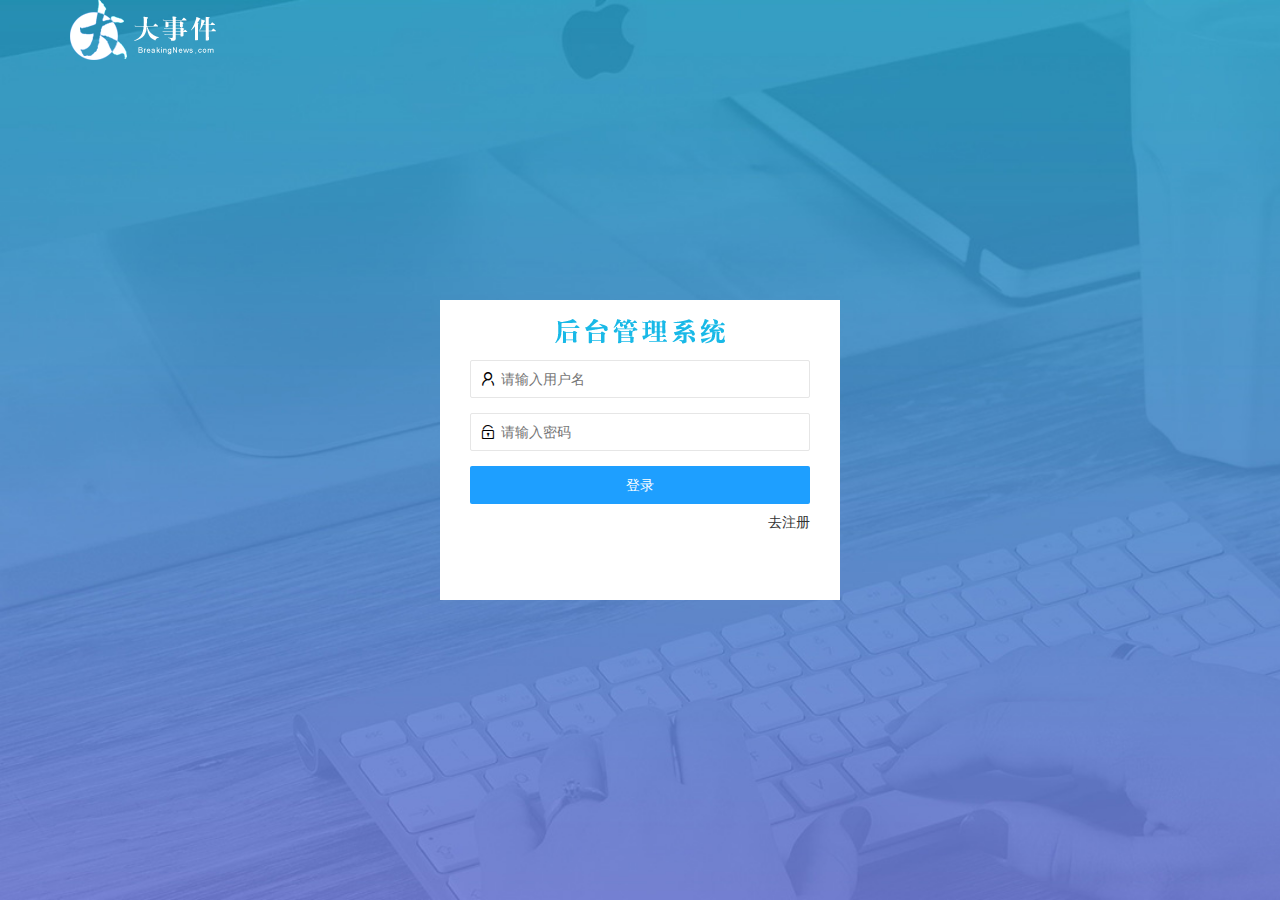
<file: login.html>
<!DOCTYPE html>
<html lang="en">

<head>
    <meta charset="UTF-8">
    <meta http-equiv="X-UA-Compatible" content="IE=edge">
    <meta name="viewport" content="width=device-width, initial-scale=1.0">
    <title>大事件</title>
    <link rel="stylesheet" href="assets/css/login.css">
    <link rel="stylesheet" href="assets/lib/layui/css/layui.css">


    <script src="assets/lib/layui/layui.all.js"></script>
    <script src="assets/lib/jquery.js"></script>
    <script src="assets/js/baseApi.js"></script>
    <script src="assets/js/login.js"></script>
</head>

<body>
    <!-- logo -->
    <div class="logo layui-main">
        <img src="assets/images/logo.png" alt="">
    </div>
    <div class="center">
        <!-- 标题 -->
        <div class="title">
            <img src="assets/images/login_title.png" alt="">
        </div>
        <form class="layui-form" id="logins">
            <!-- 登录 -->
            <div class="login">
                <!-- 用户名 -->
                <div class="layui-form-item">
                    <!-- 图标 -->
                    <i class="layui-icon layui-icon-username"></i>
                    <input type="text" name="username" required lay-verify="required" placeholder="请输入用户名"
                        autocomplete="off" class="layui-input" id="ipt-login">
                </div>
                <!-- 密码 -->
                <div class="layui-form-item">
                    <!-- 图标 -->
                    <i class="layui-icon layui-icon-password"></i>
                    <input type="password" name="password" required lay-verify="required|password" placeholder="请输入密码"
                        autocomplete="off" class="layui-input" id="ipt-pwd">
                </div>
                <button class="layui-btn layui-btn-fluid layui-btn-normal" lay-submit>登录</button>
                <div class="layui-form-item">
                    <a href="javascript:;" class="goreg">去注册</a>
                </div>

            </div>
        </form>
        <form class="layui-form" id="regs">
            <!-- 注册 -->
            <div class="reg">
                <!-- 用户名 -->
                <div class="layui-form-item">
                    <!-- 图标 -->
                    <i class="layui-icon layui-icon-username"></i>
                    <input type="text" name="username" required lay-verify="required" placeholder="请输入用户名"
                        autocomplete="off" class="layui-input">
                </div>
                <!-- 密码 -->
                <div class="layui-form-item">
                    <!-- 图标 -->
                    <i class="layui-icon layui-icon-password"></i>
                    <input type="password" name="password" required lay-verify="required|password" placeholder="请输入密码"
                        autocomplete="off" class="layui-input">
                </div>
                <!-- 确认密码 -->
                <div class="layui-form-item">
                    <!-- 图标 -->
                    <i class="layui-icon layui-icon-password"></i>
                    <input type="password" name="reppassword" required lay-verify="required|password|reppwd"
                        placeholder="请确认密码" autocomplete="off" class="layui-input">
                </div>
                <button class="layui-btn layui-btn-fluid layui-btn-normal" lay-submit>注册</button>

                <div class="layui-form-item">
                    <a href="javascript:;" class="goreg">去登录</a>
                </div>
            </div>
        </form>


</body>

</html>
</file>
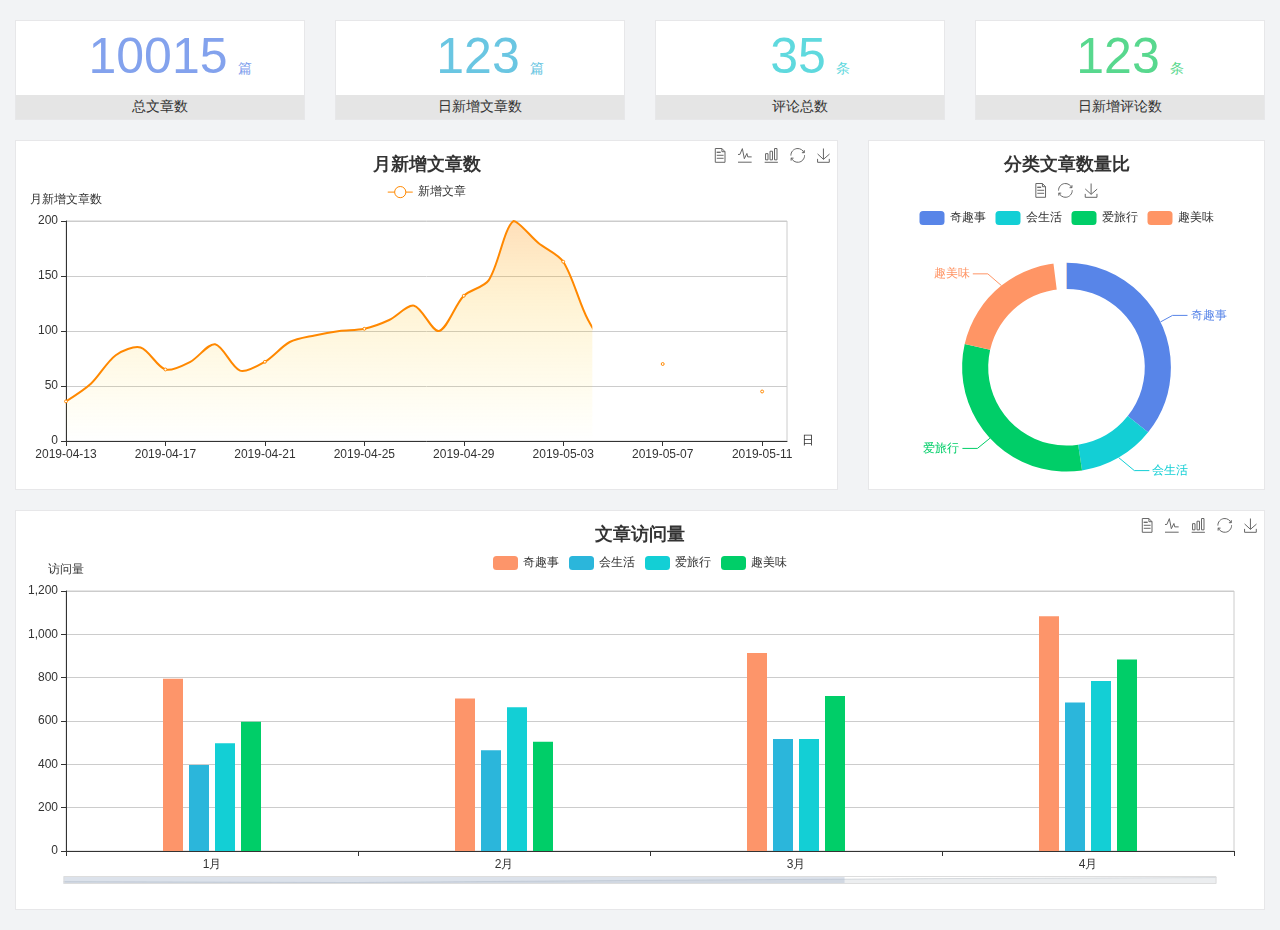
<file: home/dashboard.html>
<!DOCTYPE html>
<html lang="en">

<head>
  <meta charset="UTF-8">
  <meta name="viewport" content="width=device-width, initial-scale=1.0">
  <meta http-equiv="X-UA-Compatible" content="ie=edge">
  <title>图表统计</title>
  <link rel="stylesheet" href="../assets/lib/bootstrap.css" />
  <link rel="stylesheet" href="../assets/lib/main.css" />
  <script src="../assets/lib/jquery.js"></script>
  <script type="text/javascript" src="../assets/lib/echarts.min.js"></script>
</head>

<body>
  <div class="container-fluid">
    <div class="row spannel_list">
      <div class="col-sm-3 col-xs-6">
        <div class="spannel">
          <em>10015</em><span>篇</span>
          <b>总文章数</b>
        </div>
      </div>
      <div class="col-sm-3 col-xs-6">
        <div class="spannel scolor01">
          <em>123</em><span>篇</span>
          <b>日新增文章数</b>
        </div>
      </div>
      <div class="col-sm-3 col-xs-6">
        <div class="spannel scolor02">
          <em>35</em><span>条</span>
          <b>评论总数</b>
        </div>
      </div>
      <div class="col-sm-3 col-xs-6">
        <div class="spannel scolor03">
          <em>123</em><span>条</span>
          <b>日新增评论数</b>
        </div>
      </div>
    </div>
  </div>

  <div class="container-fluid">
    <div class="row curve-pie">
      <div class="col-lg-8 col-md-8">
        <div class="gragh_pannel" id="curve_show"></div>
      </div>
      <div class="col-lg-4 col-md-4">
        <div class="gragh_pannel" id="pie_show"></div>
      </div>
    </div>
  </div>

  <div class="container-fluid">
    <div class="column_pannel" id="column_show"></div>
  </div>

  <script>
    var oChart = echarts.init(document.getElementById('curve_show'));
    var aList_all = [
      { 'count': 36, 'date': '2019-04-13' },
      { 'count': 52, 'date': '2019-04-14' },
      { 'count': 78, 'date': '2019-04-15' },
      { 'count': 85, 'date': '2019-04-16' },
      { 'count': 65, 'date': '2019-04-17' },
      { 'count': 72, 'date': '2019-04-18' },
      { 'count': 88, 'date': '2019-04-19' },
      { 'count': 64, 'date': '2019-04-20' },
      { 'count': 72, 'date': '2019-04-21' },
      { 'count': 90, 'date': '2019-04-22' },
      { 'count': 96, 'date': '2019-04-23' },
      { 'count': 100, 'date': '2019-04-24' },
      { 'count': 102, 'date': '2019-04-25' },
      { 'count': 110, 'date': '2019-04-26' },
      { 'count': 123, 'date': '2019-04-27' },
      { 'count': 100, 'date': '2019-04-28' },
      { 'count': 132, 'date': '2019-04-29' },
      { 'count': 146, 'date': '2019-04-30' },
      { 'count': 200, 'date': '2019-05-01' },
      { 'count': 180, 'date': '2019-05-02' },
      { 'count': 163, 'date': '2019-05-03' },
      { 'count': 110, 'date': '2019-05-04' },
      { 'count': 80, 'date': '2019-05-05' },
      { 'count': 82, 'date': '2019-05-06' },
      { 'count': 70, 'date': '2019-05-07' },
      { 'count': 65, 'date': '2019-05-08' },
      { 'count': 54, 'date': '2019-05-09' },
      { 'count': 40, 'date': '2019-05-10' },
      { 'count': 45, 'date': '2019-05-11' },
      { 'count': 38, 'date': '2019-05-12' },
    ];

    let aCount = [];
    let aDate = [];

    for (var i = 0; i < aList_all.length; i++) {
      aCount.push(aList_all[i].count);
      aDate.push(aList_all[i].date);
    }

    var chartopt = {
      title: {
        text: '月新增文章数',
        left: 'center',
        top: '10'
      },
      tooltip: {
        trigger: 'axis'
      },
      legend: {
        data: ['新增文章'],
        top: '40'
      },
      toolbox: {
        show: true,
        feature: {
          mark: { show: true },
          dataView: { show: true, readOnly: false },
          magicType: { show: true, type: ['line', 'bar'] },
          restore: { show: true },
          saveAsImage: { show: true }
        }
      },
      calculable: true,
      xAxis: [
        {
          name: '日',
          type: 'category',
          boundaryGap: false,
          data: aDate
        }
      ],
      yAxis: [
        {
          name: '月新增文章数',
          type: 'value'
        }
      ],
      series: [
        {
          name: '新增文章',
          type: 'line',
          smooth: true,
          itemStyle: { normal: { areaStyle: { type: 'default' }, color: '#f80' }, lineStyle: { color: '#f80' } },
          data: aCount
        }],
      areaStyle: {
        normal: {
          color: new echarts.graphic.LinearGradient(0, 0, 0, 1, [{
            offset: 0,
            color: 'rgba(255,136,0,0.39)'
          }, {
            offset: .34,
            color: 'rgba(255,180,0,0.25)'
          }, {
            offset: 1,
            color: 'rgba(255,222,0,0.00)'
          }])

        }
      },
      grid: {
        show: true,
        x: 50,
        x2: 50,
        y: 80,
        height: 220
      }
    };

    oChart.setOption(chartopt);


    var oPie = echarts.init(document.getElementById('pie_show'));
    var oPieopt =
    {
      title: {
        top: 10,
        text: '分类文章数量比',
        x: 'center'
      },
      tooltip: {
        trigger: 'item',
        formatter: "{a} <br/>{b} : {c} ({d}%)"
      },
      color: ['#5885e8', '#13cfd5', '#00ce68', '#ff9565'],
      legend: {
        x: 'center',
        top: 65,
        data: ['奇趣事', '会生活', '爱旅行', '趣美味']
      },
      toolbox: {
        show: true,
        x: 'center',
        top: 35,
        feature: {
          mark: { show: true },
          dataView: { show: true, readOnly: false },
          magicType: {
            show: true,
            type: ['pie', 'funnel'],
            option: {
              funnel: {
                x: '25%',
                width: '50%',
                funnelAlign: 'left',
                max: 1548
              }
            }
          },
          restore: { show: true },
          saveAsImage: { show: true }
        }
      },
      calculable: true,
      series: [
        {
          name: '访问来源',
          type: 'pie',
          radius: ['45%', '60%'],
          center: ['50%', '65%'],
          data: [
            { value: 300, name: '奇趣事' },
            { value: 100, name: '会生活' },
            { value: 260, name: '爱旅行' },
            { value: 180, name: '趣美味' }
          ]
        }
      ]
    };
    oPie.setOption(oPieopt);



    var oColumn = this.echarts.init(document.getElementById('column_show'));
    var oColumnopt =
    {
      title: {
        text: '文章访问量',
        left: 'center',
        top: '10'
      },
      tooltip: {
        trigger: 'axis'
      },
      legend: {
        data: ['奇趣事', '会生活', '爱旅行', '趣美味'],
        top: '40'
      },
      toolbox: {
        show: true,
        feature: {
          mark: { show: true },
          dataView: { show: true, readOnly: false },
          magicType: { show: true, type: ['line', 'bar'] },
          restore: { show: true },
          saveAsImage: { show: true }
        }
      },
      calculable: true,
      xAxis: [
        {
          type: 'category',
          data: ['1月', '2月', '3月', '4月', '5月']
        }
      ],
      yAxis: [
        {
          name: '访问量',
          type: 'value'
        }
      ],
      series: [
        {
          name: '奇趣事',
          type: 'bar',
          barWidth: 20,
          itemStyle: {
            normal: { areaStyle: { type: 'default' }, color: '#fd956a' }
          },
          data: [800, 708, 920, 1090, 1200]
        },
        {
          name: '会生活',
          type: 'bar',
          barWidth: 20,
          itemStyle: {
            normal: { areaStyle: { type: 'default' }, color: '#2bb6db' }
          },
          data: [400, 468, 520, 690, 800]
        },
        {
          name: '爱旅行',
          type: 'bar',
          barWidth: 20,
          itemStyle: {
            normal: { areaStyle: { type: 'default' }, color: '#13cfd5' }
          },
          data: [500, 668, 520, 790, 900]
        },
        {
          name: '趣美味',
          type: 'bar',
          barWidth: 20,
          itemStyle: {
            normal: { areaStyle: { type: 'default' }, color: '#00ce68' }
          },
          data: [600, 508, 720, 890, 1000]
        }
      ],
      grid: {
        show: true,
        x: 50,
        x2: 30,
        y: 80,
        height: 260
      },
      dataZoom: [//给x轴设置滚动条
        {
          start: 0,//默认为0
          end: 100 - 1000 / 31,//默认为100
          type: 'slider',
          show: true,
          xAxisIndex: [0],
          handleSize: 0,//滑动条的 左右2个滑动条的大小
          height: 8,//组件高度
          left: 45, //左边的距离
          right: 50,//右边的距离
          bottom: 26,//右边的距离
          handleColor: '#ddd',//h滑动图标的颜色
          handleStyle: {
            borderColor: "#cacaca",
            borderWidth: "1",
            shadowBlur: 2,
            background: "#ddd",
            shadowColor: "#ddd",
          }
        }]
    };
    oColumn.setOption(oColumnopt);
  </script>
</body>

</html>
</file>
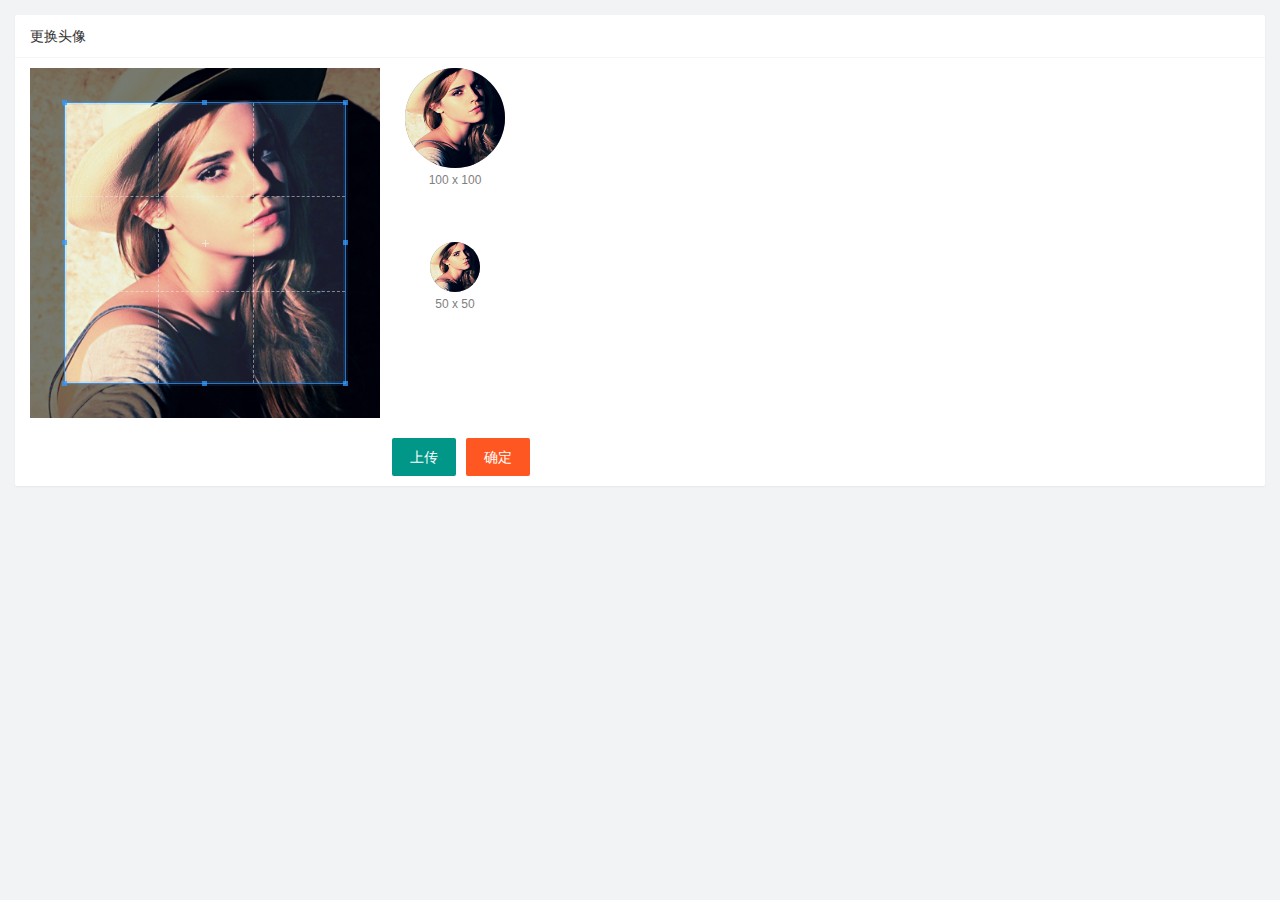
<file: user/user_avatar.html>
<!DOCTYPE html>
<html lang="en">

<head>
    <meta charset="UTF-8" />
    <meta name="viewport" content="width=device-width, initial-scale=1.0" />
    <title>Document</title>
    <link rel="stylesheet" href="/assets/lib/layui/css/layui.css" />
    <link rel="stylesheet" href="/assets/css/user_avatar.css" />
    <link rel="stylesheet" href="/assets/lib/cropper/cropper.css" />
</head>

<body>
    <!-- 卡片区域 -->
    <div class="layui-card">
        <div class="layui-card-header">更换头像</div>
        <div class="layui-card-body">
            <!-- 第一行的图片裁剪和预览区域 -->
            <div class="row1">
                <!-- 图片裁剪区域 -->
                <div class="cropper-box">
                    <!-- 这个 img 标签很重要，将来会把它初始化为裁剪区域 -->
                    <img id="image" src="/assets/images/sample.jpg" />
                </div>
                <!-- 图片的预览区域 -->
                <div class="preview-box">
                    <div>
                        <!-- 宽高为 100px 的预览区域 -->
                        <div class="img-preview w100"></div>
                        <p class="size">100 x 100</p>
                    </div>
                    <div>
                        <!-- 宽高为 50px 的预览区域 -->
                        <div class="img-preview w50"></div>
                        <p class="size">50 x 50</p>
                    </div>
                </div>
            </div>

            <!-- 第二行的按钮区域 -->
            <div class="row2">
                <input type="file" id="file" accept="image/png,image/jpeg">
                <button type="button" class="layui-btn" id="upload">上传</button>
                <button type="button" class="layui-btn layui-btn-danger" id="sure">确定</button>
            </div>
        </div>
    </div>

    <script src="/assets/lib/jquery.js"></script>
    <script src="/assets/js/baseApi.js"></script>
    <script src="/assets/lib/layui/layui.all.js"></script>
    <script src="/assets/lib/cropper/Cropper.js"></script>
    <script src="/assets/lib/cropper/jquery-cropper.js"></script>
    <script src="/assets/js/user_avatar.js"></script>
</body>

</html>
</file>
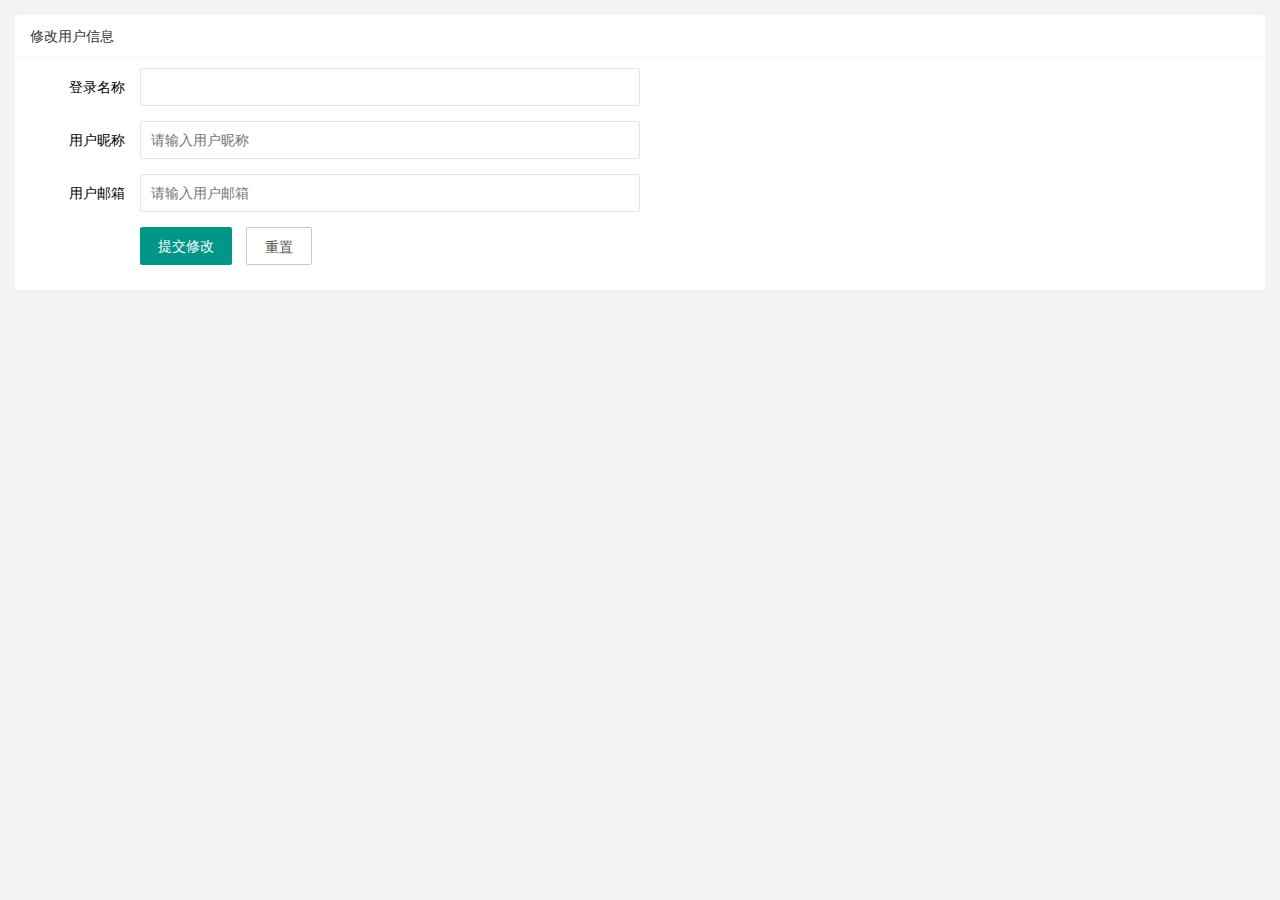
<file: user/user_info.html>
<!DOCTYPE html>
<html lang="en">

<head>
    <meta charset="UTF-8" />
    <meta name="viewport" content="width=device-width, initial-scale=1.0" />
    <title>Document</title>
    <!-- 导入 layui 的样式 -->
    <link rel="stylesheet" href="/assets/lib/layui/css/layui.css" />
    <!-- 导入自己的样式 -->
    <link rel="stylesheet" href="/assets/css/user_info.css" />
</head>

<body>
    <!-- 卡片区域 -->
    <div class="layui-card">
        <div class="layui-card-header">修改用户信息</div>
        <div class="layui-card-body">
            <!-- form 表单区域 -->
            <form class="layui-form" action="" lay-filter="formUserInfo">
                <!-- 隐藏域 收集id -->
                <input type="hidden" name="id" id="">
                <div class="layui-form-item">
                    <label class="layui-form-label">登录名称</label>
                    <div class="layui-input-block">
                        <input type="text" name="username" required lay-verify="required" autocomplete="off"
                            class="layui-input" readonly />
                    </div>
                </div>
                <div class="layui-form-item">
                    <label class="layui-form-label">用户昵称</label>
                    <div class="layui-input-block">
                        <input type="text" name="nickname" required lay-verify="required|nickname" placeholder="请输入用户昵称"
                            autocomplete="off" class="layui-input" />
                    </div>
                </div>
                <div class="layui-form-item">
                    <label class="layui-form-label">用户邮箱</label>
                    <div class="layui-input-block">
                        <input type="text" name="email" required lay-verify="required|email" placeholder="请输入用户邮箱"
                            autocomplete="off" class="layui-input" />
                    </div>
                </div>
                <div class="layui-form-item">
                    <div class="layui-input-block">
                        <button class="layui-btn" lay-submit lay-filter="formDemo">提交修改</button>
                        <button type="reset" class="layui-btn layui-btn-primary" id="reset">重置</button>
                    </div>
                </div>
            </form>
        </div>
    </div>
    <!-- 导入 jquery -->
    <script src="/assets/lib/jquery.js"></script>
    <!-- 导入 layui 的 js -->
    <script src="/assets/lib/layui/layui.all.js"></script>
    <script src="/assets/js/baseApi.js"></script>
    <!-- 导入自己的 js -->
    <script src="/assets/js/user_info.js"></script>

</body>

</html>
</file>
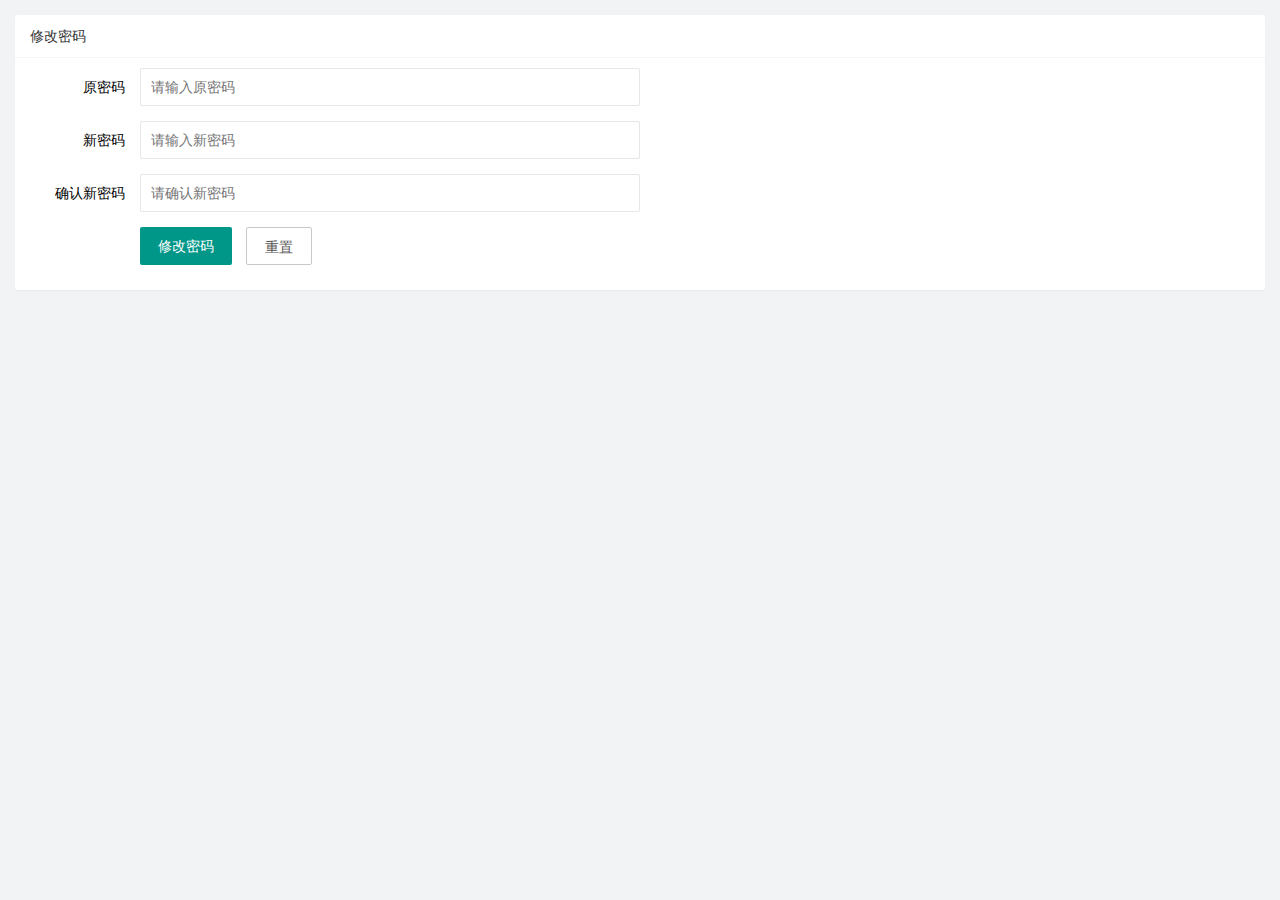
<file: user/user_pwd.html>
<!DOCTYPE html>
<html lang="en">

<head>
    <meta charset="UTF-8" />
    <meta name="viewport" content="width=device-width, initial-scale=1.0" />
    <title>Document</title>
    <!-- 导入 layui 的样式 -->
    <link rel="stylesheet" href="/assets/lib/layui/css/layui.css" />
    <!-- 导入自己的样式 -->
    <link rel="stylesheet" href="/assets/css/user_pwd.css" />
</head>

<body>
    <!-- 卡片区域 -->
    <div class="layui-card">
        <div class="layui-card-header">修改密码</div>
        <div class="layui-card-body">
            <!-- form 表单区域 -->
            <form class="layui-form" action="" lay-filter="formUserInfo">
                <!-- 隐藏域 收集id -->
                <input type="hidden" name="id" id="">
                <div class="layui-form-item">
                    <label class="layui-form-label">原密码</label>
                    <div class="layui-input-block">
                        <input type="password" name="oldPwd" required lay-verify="required|pwd" placeholder="请输入原密码"
                            autocomplete="off" class="layui-input" />
                    </div>
                </div>
                <div class="layui-form-item">
                    <label class="layui-form-label">新密码</label>
                    <div class="layui-input-block">
                        <input type="password" name="newPwd" required lay-verify="required|pwd|retpwd"
                            placeholder="请输入新密码" autocomplete="off" class="layui-input" />
                    </div>
                </div>
                <div class="layui-form-item">
                    <label class="layui-form-label">确认新密码</label>
                    <div class="layui-input-block">
                        <input type="password" name="resPwd" required lay-verify="required|pwd|reppwd"
                            placeholder="请确认新密码" autocomplete="off" class="layui-input" />
                    </div>
                </div>
                <div class="layui-form-item">
                    <div class="layui-input-block">
                        <button class="layui-btn" lay-submit lay-filter="formDemo">修改密码</button>
                        <button type="reset" class="layui-btn layui-btn-primary" id="reset">重置</button>
                    </div>
                </div>
            </form>
        </div>
    </div>
    <!-- 导入 jquery -->
    <script src="/assets/lib/jquery.js"></script>
    <!-- 导入 layui 的 js -->
    <script src="/assets/lib/layui/layui.all.js"></script>
    <script src="/assets/js/baseApi.js"></script>
    <!-- 导入自己的 js -->
    <script src="/assets/js/user_pwd.js"></script>

</body>

</html>
</file>
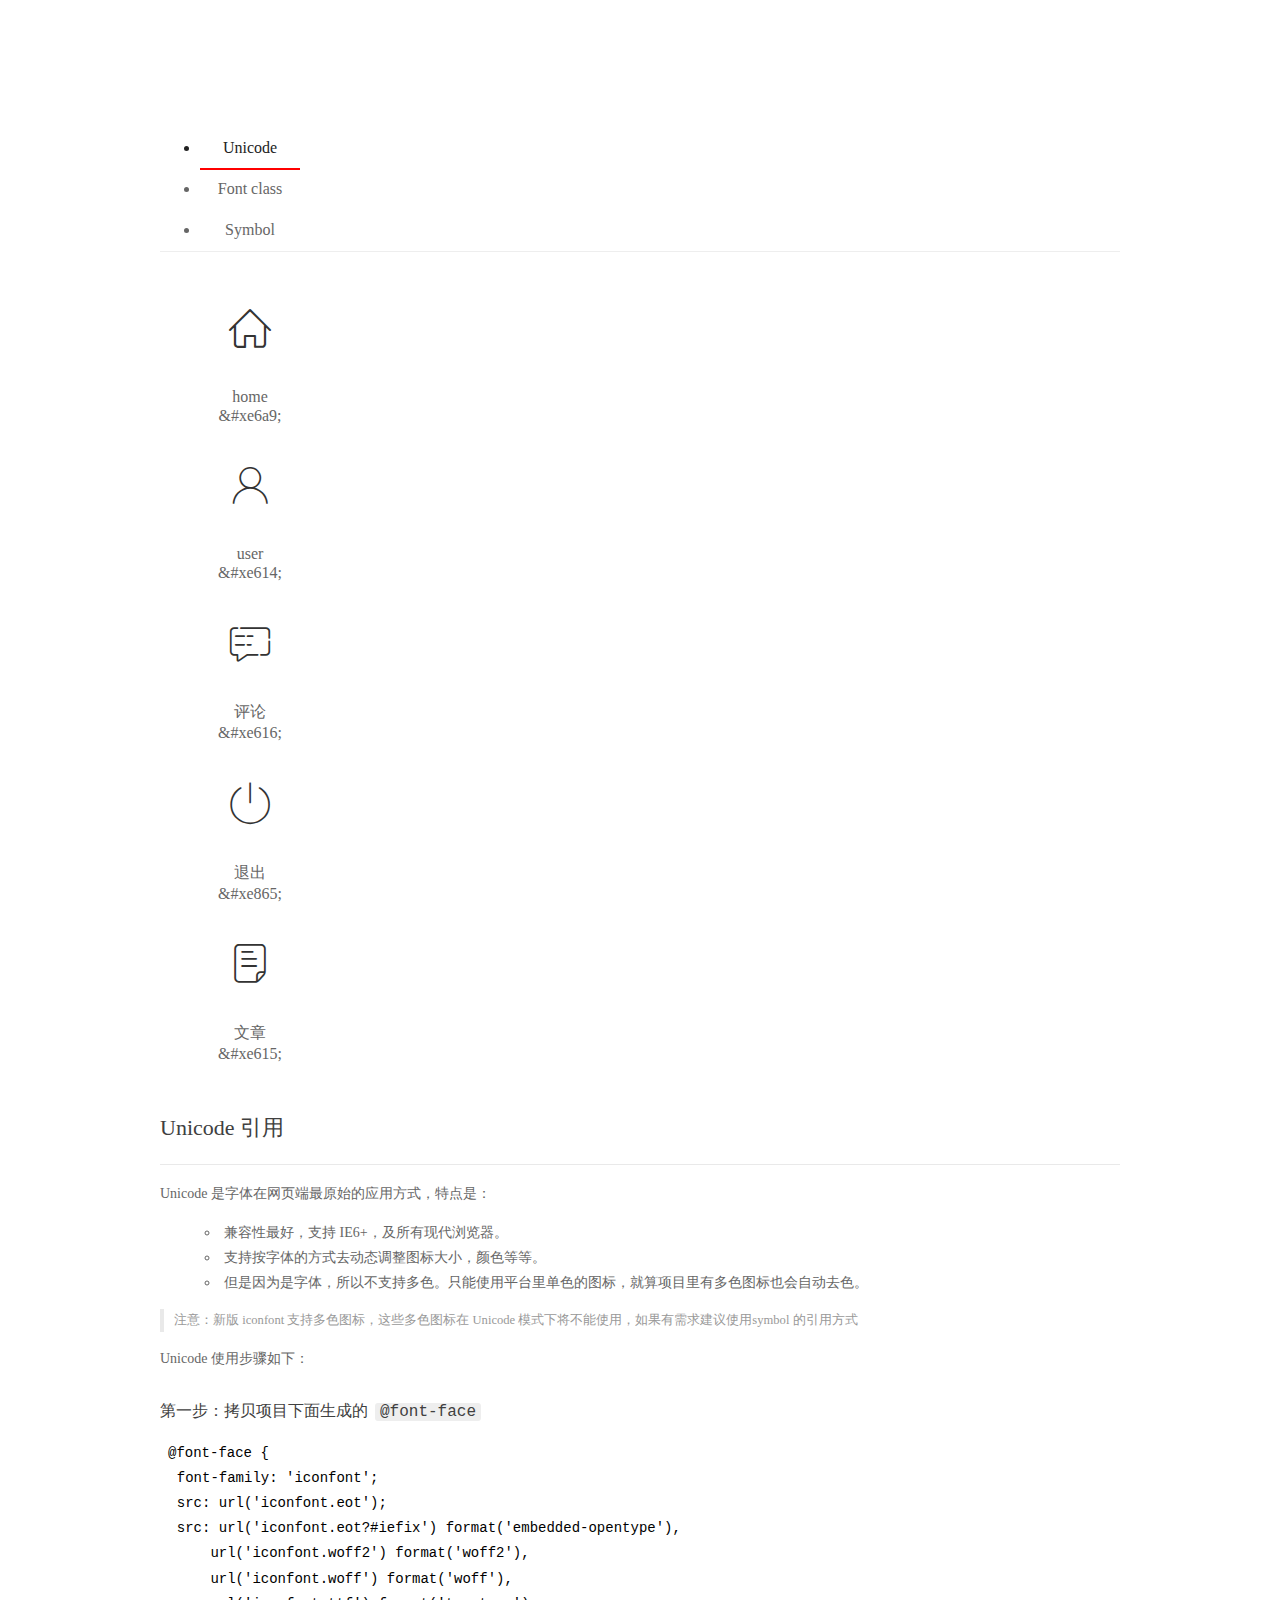
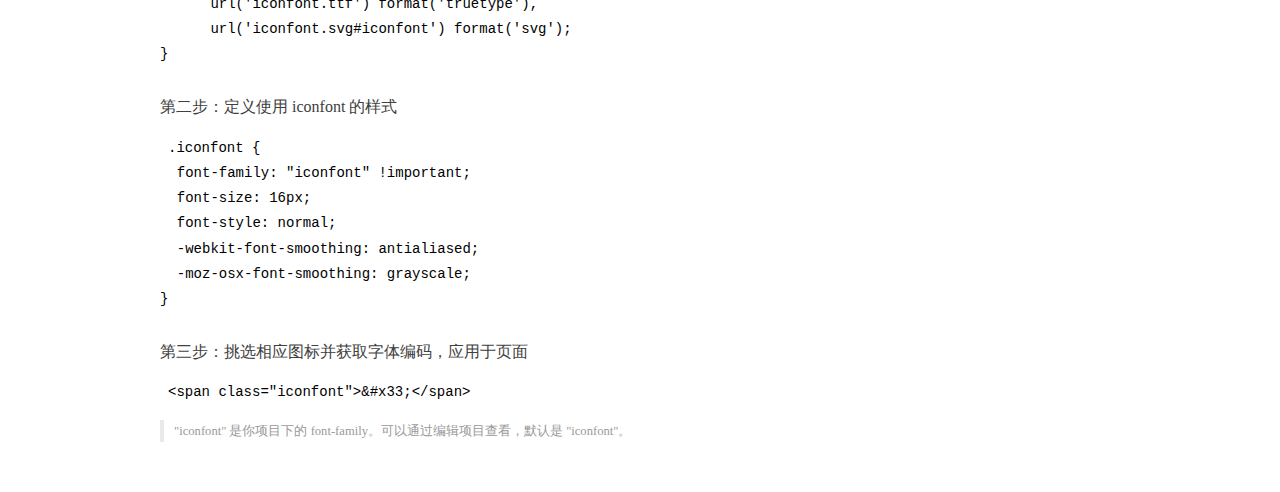
<file: assets/fonts/demo_index.html>
<!DOCTYPE html>
<html>
<head>
  <meta charset="utf-8"/>
  <title>IconFont Demo</title>
  <link rel="shortcut icon" href="https://gtms04.alicdn.com/tps/i4/TB1_oz6GVXXXXaFXpXXJDFnIXXX-64-64.ico" type="image/x-icon"/>
  <link rel="stylesheet" href="https://g.alicdn.com/thx/cube/1.3.2/cube.min.css">
  <link rel="stylesheet" href="demo.css">
  <link rel="stylesheet" href="iconfont.css">
  <script src="iconfont.js"></script>
  <!-- jQuery -->
  <script src="https://a1.alicdn.com/oss/uploads/2018/12/26/7bfddb60-08e8-11e9-9b04-53e73bb6408b.js"></script>
  <!-- 代码高亮 -->
  <script src="https://a1.alicdn.com/oss/uploads/2018/12/26/a3f714d0-08e6-11e9-8a15-ebf944d7534c.js"></script>
</head>
<body>
  <div class="main">
    <h1 class="logo"><a href="https://www.iconfont.cn/" title="iconfont 首页" target="_blank">&#xe86b;</a></h1>
    <div class="nav-tabs">
      <ul id="tabs" class="dib-box">
        <li class="dib active"><span>Unicode</span></li>
        <li class="dib"><span>Font class</span></li>
        <li class="dib"><span>Symbol</span></li>
      </ul>
      
    </div>
    <div class="tab-container">
      <div class="content unicode" style="display: block;">
          <ul class="icon_lists dib-box">
          
            <li class="dib">
              <span class="icon iconfont">&#xe6a9;</span>
                <div class="name">home</div>
                <div class="code-name">&amp;#xe6a9;</div>
              </li>
          
            <li class="dib">
              <span class="icon iconfont">&#xe614;</span>
                <div class="name">user</div>
                <div class="code-name">&amp;#xe614;</div>
              </li>
          
            <li class="dib">
              <span class="icon iconfont">&#xe616;</span>
                <div class="name">评论</div>
                <div class="code-name">&amp;#xe616;</div>
              </li>
          
            <li class="dib">
              <span class="icon iconfont">&#xe865;</span>
                <div class="name">退出</div>
                <div class="code-name">&amp;#xe865;</div>
              </li>
          
            <li class="dib">
              <span class="icon iconfont">&#xe615;</span>
                <div class="name">文章</div>
                <div class="code-name">&amp;#xe615;</div>
              </li>
          
          </ul>
          <div class="article markdown">
          <h2 id="unicode-">Unicode 引用</h2>
          <hr>

          <p>Unicode 是字体在网页端最原始的应用方式，特点是：</p>
          <ul>
            <li>兼容性最好，支持 IE6+，及所有现代浏览器。</li>
            <li>支持按字体的方式去动态调整图标大小，颜色等等。</li>
            <li>但是因为是字体，所以不支持多色。只能使用平台里单色的图标，就算项目里有多色图标也会自动去色。</li>
          </ul>
          <blockquote>
            <p>注意：新版 iconfont 支持多色图标，这些多色图标在 Unicode 模式下将不能使用，如果有需求建议使用symbol 的引用方式</p>
          </blockquote>
          <p>Unicode 使用步骤如下：</p>
          <h3 id="-font-face">第一步：拷贝项目下面生成的 <code>@font-face</code></h3>
<pre><code class="language-css"
>@font-face {
  font-family: 'iconfont';
  src: url('iconfont.eot');
  src: url('iconfont.eot?#iefix') format('embedded-opentype'),
      url('iconfont.woff2') format('woff2'),
      url('iconfont.woff') format('woff'),
      url('iconfont.ttf') format('truetype'),
      url('iconfont.svg#iconfont') format('svg');
}
</code></pre>
          <h3 id="-iconfont-">第二步：定义使用 iconfont 的样式</h3>
<pre><code class="language-css"
>.iconfont {
  font-family: "iconfont" !important;
  font-size: 16px;
  font-style: normal;
  -webkit-font-smoothing: antialiased;
  -moz-osx-font-smoothing: grayscale;
}
</code></pre>
          <h3 id="-">第三步：挑选相应图标并获取字体编码，应用于页面</h3>
<pre>
<code class="language-html"
>&lt;span class="iconfont"&gt;&amp;#x33;&lt;/span&gt;
</code></pre>
          <blockquote>
            <p>"iconfont" 是你项目下的 font-family。可以通过编辑项目查看，默认是 "iconfont"。</p>
          </blockquote>
          </div>
      </div>
      <div class="content font-class">
        <ul class="icon_lists dib-box">
          
          <li class="dib">
            <span class="icon iconfont icon-home"></span>
            <div class="name">
              home
            </div>
            <div class="code-name">.icon-home
            </div>
          </li>
          
          <li class="dib">
            <span class="icon iconfont icon-user"></span>
            <div class="name">
              user
            </div>
            <div class="code-name">.icon-user
            </div>
          </li>
          
          <li class="dib">
            <span class="icon iconfont icon-pinglun"></span>
            <div class="name">
              评论
            </div>
            <div class="code-name">.icon-pinglun
            </div>
          </li>
          
          <li class="dib">
            <span class="icon iconfont icon-tuichu"></span>
            <div class="name">
              退出
            </div>
            <div class="code-name">.icon-tuichu
            </div>
          </li>
          
          <li class="dib">
            <span class="icon iconfont icon-16"></span>
            <div class="name">
              文章
            </div>
            <div class="code-name">.icon-16
            </div>
          </li>
          
        </ul>
        <div class="article markdown">
        <h2 id="font-class-">font-class 引用</h2>
        <hr>

        <p>font-class 是 Unicode 使用方式的一种变种，主要是解决 Unicode 书写不直观，语意不明确的问题。</p>
        <p>与 Unicode 使用方式相比，具有如下特点：</p>
        <ul>
          <li>兼容性良好，支持 IE8+，及所有现代浏览器。</li>
          <li>相比于 Unicode 语意明确，书写更直观。可以很容易分辨这个 icon 是什么。</li>
          <li>因为使用 class 来定义图标，所以当要替换图标时，只需要修改 class 里面的 Unicode 引用。</li>
          <li>不过因为本质上还是使用的字体，所以多色图标还是不支持的。</li>
        </ul>
        <p>使用步骤如下：</p>
        <h3 id="-fontclass-">第一步：引入项目下面生成的 fontclass 代码：</h3>
<pre><code class="language-html">&lt;link rel="stylesheet" href="./iconfont.css"&gt;
</code></pre>
        <h3 id="-">第二步：挑选相应图标并获取类名，应用于页面：</h3>
<pre><code class="language-html">&lt;span class="iconfont icon-xxx"&gt;&lt;/span&gt;
</code></pre>
        <blockquote>
          <p>"
            iconfont" 是你项目下的 font-family。可以通过编辑项目查看，默认是 "iconfont"。</p>
        </blockquote>
      </div>
      </div>
      <div class="content symbol">
          <ul class="icon_lists dib-box">
          
            <li class="dib">
                <svg class="icon svg-icon" aria-hidden="true">
                  <use xlink:href="#icon-home"></use>
                </svg>
                <div class="name">home</div>
                <div class="code-name">#icon-home</div>
            </li>
          
            <li class="dib">
                <svg class="icon svg-icon" aria-hidden="true">
                  <use xlink:href="#icon-user"></use>
                </svg>
                <div class="name">user</div>
                <div class="code-name">#icon-user</div>
            </li>
          
            <li class="dib">
                <svg class="icon svg-icon" aria-hidden="true">
                  <use xlink:href="#icon-pinglun"></use>
                </svg>
                <div class="name">评论</div>
                <div class="code-name">#icon-pinglun</div>
            </li>
          
            <li class="dib">
                <svg class="icon svg-icon" aria-hidden="true">
                  <use xlink:href="#icon-tuichu"></use>
                </svg>
                <div class="name">退出</div>
                <div class="code-name">#icon-tuichu</div>
            </li>
          
            <li class="dib">
                <svg class="icon svg-icon" aria-hidden="true">
                  <use xlink:href="#icon-16"></use>
                </svg>
                <div class="name">文章</div>
                <div class="code-name">#icon-16</div>
            </li>
          
          </ul>
          <div class="article markdown">
          <h2 id="symbol-">Symbol 引用</h2>
          <hr>

          <p>这是一种全新的使用方式，应该说这才是未来的主流，也是平台目前推荐的用法。相关介绍可以参考这篇<a href="">文章</a>
            这种用法其实是做了一个 SVG 的集合，与另外两种相比具有如下特点：</p>
          <ul>
            <li>支持多色图标了，不再受单色限制。</li>
            <li>通过一些技巧，支持像字体那样，通过 <code>font-size</code>, <code>color</code> 来调整样式。</li>
            <li>兼容性较差，支持 IE9+，及现代浏览器。</li>
            <li>浏览器渲染 SVG 的性能一般，还不如 png。</li>
          </ul>
          <p>使用步骤如下：</p>
          <h3 id="-symbol-">第一步：引入项目下面生成的 symbol 代码：</h3>
<pre><code class="language-html">&lt;script src="./iconfont.js"&gt;&lt;/script&gt;
</code></pre>
          <h3 id="-css-">第二步：加入通用 CSS 代码（引入一次就行）：</h3>
<pre><code class="language-html">&lt;style&gt;
.icon {
  width: 1em;
  height: 1em;
  vertical-align: -0.15em;
  fill: currentColor;
  overflow: hidden;
}
&lt;/style&gt;
</code></pre>
          <h3 id="-">第三步：挑选相应图标并获取类名，应用于页面：</h3>
<pre><code class="language-html">&lt;svg class="icon" aria-hidden="true"&gt;
  &lt;use xlink:href="#icon-xxx"&gt;&lt;/use&gt;
&lt;/svg&gt;
</code></pre>
          </div>
      </div>

    </div>
  </div>
  <script>
  $(document).ready(function () {
      $('.tab-container .content:first').show()

      $('#tabs li').click(function (e) {
        var tabContent = $('.tab-container .content')
        var index = $(this).index()

        if ($(this).hasClass('active')) {
          return
        } else {
          $('#tabs li').removeClass('active')
          $(this).addClass('active')

          tabContent.hide().eq(index).fadeIn()
        }
      })
    })
  </script>
</body>
</html>
</file>
<file: assets/css/login.css>
html,
body {
    margin: 0;
    padding: 0;
    width: 100%;
    height: 100%;
    background: url(../images/login_bg.jpg) no-repeat;
    background-size: cover;
}

.center {
    position: absolute;
    left: 50%;
    top: 50%;
    transform: translate(-50%,-50%);
    width: 400px;
    height: 300px;
    background-color: #fff;
}

.reg {
    display: none;

 }

.title {
    height: 60px;
    line-height: 60px;
    text-align: center;
}

.layui-form{
    padding: 0 30px;
}

.layui-form-item {
    position: relative;
}

.layui-icon {
    position: absolute;
    left: 10px;
    top: 11px;
}
.layui-input {
    padding-left: 30px!important;
}

.goreg {
    margin-top: 10px;
    float: right;
}
</file>
<file: assets/lib/layui/css/layui.css>
/** layui-v2.5.5 MIT License By https://www.layui.com */
 .layui-inline,img{display:inline-block;vertical-align:middle}h1,h2,h3,h4,h5,h6{font-weight:400}.layui-edge,.layui-header,.layui-inline,.layui-main{position:relative}.layui-body,.layui-edge,.layui-elip{overflow:hidden}.layui-btn,.layui-edge,.layui-inline,img{vertical-align:middle}.layui-btn,.layui-disabled,.layui-icon,.layui-unselect{-moz-user-select:none;-webkit-user-select:none;-ms-user-select:none}.layui-elip,.layui-form-checkbox span,.layui-form-pane .layui-form-label{text-overflow:ellipsis;white-space:nowrap}.layui-breadcrumb,.layui-tree-btnGroup{visibility:hidden}blockquote,body,button,dd,div,dl,dt,form,h1,h2,h3,h4,h5,h6,input,li,ol,p,pre,td,textarea,th,ul{margin:0;padding:0;-webkit-tap-highlight-color:rgba(0,0,0,0)}a:active,a:hover{outline:0}img{border:none}li{list-style:none}table{border-collapse:collapse;border-spacing:0}h4,h5,h6{font-size:100%}button,input,optgroup,option,select,textarea{font-family:inherit;font-size:inherit;font-style:inherit;font-weight:inherit;outline:0}pre{white-space:pre-wrap;white-space:-moz-pre-wrap;white-space:-pre-wrap;white-space:-o-pre-wrap;word-wrap:break-word}body{line-height:24px;font:14px Helvetica Neue,Helvetica,PingFang SC,Tahoma,Arial,sans-serif}hr{height:1px;margin:10px 0;border:0;clear:both}a{color:#333;text-decoration:none}a:hover{color:#777}a cite{font-style:normal;*cursor:pointer}.layui-border-box,.layui-border-box *{box-sizing:border-box}.layui-box,.layui-box *{box-sizing:content-box}.layui-clear{clear:both;*zoom:1}.layui-clear:after{content:'\20';clear:both;*zoom:1;display:block;height:0}.layui-inline{*display:inline;*zoom:1}.layui-edge{display:inline-block;width:0;height:0;border-width:6px;border-style:dashed;border-color:transparent}.layui-edge-top{top:-4px;border-bottom-color:#999;border-bottom-style:solid}.layui-edge-right{border-left-color:#999;border-left-style:solid}.layui-edge-bottom{top:2px;border-top-color:#999;border-top-style:solid}.layui-edge-left{border-right-color:#999;border-right-style:solid}.layui-disabled,.layui-disabled:hover{color:#d2d2d2!important;cursor:not-allowed!important}.layui-circle{border-radius:100%}.layui-show{display:block!important}.layui-hide{display:none!important}@font-face{font-family:layui-icon;src:url(../font/iconfont.eot?v=250);src:url(../font/iconfont.eot?v=250#iefix) format('embedded-opentype'),url(../font/iconfont.woff2?v=250) format('woff2'),url(../font/iconfont.woff?v=250) format('woff'),url(../font/iconfont.ttf?v=250) format('truetype'),url(../font/iconfont.svg?v=250#layui-icon) format('svg')}.layui-icon{font-family:layui-icon!important;font-size:16px;font-style:normal;-webkit-font-smoothing:antialiased;-moz-osx-font-smoothing:grayscale}.layui-icon-reply-fill:before{content:"\e611"}.layui-icon-set-fill:before{content:"\e614"}.layui-icon-menu-fill:before{content:"\e60f"}.layui-icon-search:before{content:"\e615"}.layui-icon-share:before{content:"\e641"}.layui-icon-set-sm:before{content:"\e620"}.layui-icon-engine:before{content:"\e628"}.layui-icon-close:before{content:"\1006"}.layui-icon-close-fill:before{content:"\1007"}.layui-icon-chart-screen:before{content:"\e629"}.layui-icon-star:before{content:"\e600"}.layui-icon-circle-dot:before{content:"\e617"}.layui-icon-chat:before{content:"\e606"}.layui-icon-release:before{content:"\e609"}.layui-icon-list:before{content:"\e60a"}.layui-icon-chart:before{content:"\e62c"}.layui-icon-ok-circle:before{content:"\1005"}.layui-icon-layim-theme:before{content:"\e61b"}.layui-icon-table:before{content:"\e62d"}.layui-icon-right:before{content:"\e602"}.layui-icon-left:before{content:"\e603"}.layui-icon-cart-simple:before{content:"\e698"}.layui-icon-face-cry:before{content:"\e69c"}.layui-icon-face-smile:before{content:"\e6af"}.layui-icon-survey:before{content:"\e6b2"}.layui-icon-tree:before{content:"\e62e"}.layui-icon-upload-circle:before{content:"\e62f"}.layui-icon-add-circle:before{content:"\e61f"}.layui-icon-download-circle:before{content:"\e601"}.layui-icon-templeate-1:before{content:"\e630"}.layui-icon-util:before{content:"\e631"}.layui-icon-face-surprised:before{content:"\e664"}.layui-icon-edit:before{content:"\e642"}.layui-icon-speaker:before{content:"\e645"}.layui-icon-down:before{content:"\e61a"}.layui-icon-file:before{content:"\e621"}.layui-icon-layouts:before{content:"\e632"}.layui-icon-rate-half:before{content:"\e6c9"}.layui-icon-add-circle-fine:before{content:"\e608"}.layui-icon-prev-circle:before{content:"\e633"}.layui-icon-read:before{content:"\e705"}.layui-icon-404:before{content:"\e61c"}.layui-icon-carousel:before{content:"\e634"}.layui-icon-help:before{content:"\e607"}.layui-icon-code-circle:before{content:"\e635"}.layui-icon-water:before{content:"\e636"}.layui-icon-username:before{content:"\e66f"}.layui-icon-find-fill:before{content:"\e670"}.layui-icon-about:before{content:"\e60b"}.layui-icon-location:before{content:"\e715"}.layui-icon-up:before{content:"\e619"}.layui-icon-pause:before{content:"\e651"}.layui-icon-date:before{content:"\e637"}.layui-icon-layim-uploadfile:before{content:"\e61d"}.layui-icon-delete:before{content:"\e640"}.layui-icon-play:before{content:"\e652"}.layui-icon-top:before{content:"\e604"}.layui-icon-friends:before{content:"\e612"}.layui-icon-refresh-3:before{content:"\e9aa"}.layui-icon-ok:before{content:"\e605"}.layui-icon-layer:before{content:"\e638"}.layui-icon-face-smile-fine:before{content:"\e60c"}.layui-icon-dollar:before{content:"\e659"}.layui-icon-group:before{content:"\e613"}.layui-icon-layim-download:before{content:"\e61e"}.layui-icon-picture-fine:before{content:"\e60d"}.layui-icon-link:before{content:"\e64c"}.layui-icon-diamond:before{content:"\e735"}.layui-icon-log:before{content:"\e60e"}.layui-icon-rate-solid:before{content:"\e67a"}.layui-icon-fonts-del:before{content:"\e64f"}.layui-icon-unlink:before{content:"\e64d"}.layui-icon-fonts-clear:before{content:"\e639"}.layui-icon-triangle-r:before{content:"\e623"}.layui-icon-circle:before{content:"\e63f"}.layui-icon-radio:before{content:"\e643"}.layui-icon-align-center:before{content:"\e647"}.layui-icon-align-right:before{content:"\e648"}.layui-icon-align-left:before{content:"\e649"}.layui-icon-loading-1:before{content:"\e63e"}.layui-icon-return:before{content:"\e65c"}.layui-icon-fonts-strong:before{content:"\e62b"}.layui-icon-upload:before{content:"\e67c"}.layui-icon-dialogue:before{content:"\e63a"}.layui-icon-video:before{content:"\e6ed"}.layui-icon-headset:before{content:"\e6fc"}.layui-icon-cellphone-fine:before{content:"\e63b"}.layui-icon-add-1:before{content:"\e654"}.layui-icon-face-smile-b:before{content:"\e650"}.layui-icon-fonts-html:before{content:"\e64b"}.layui-icon-form:before{content:"\e63c"}.layui-icon-cart:before{content:"\e657"}.layui-icon-camera-fill:before{content:"\e65d"}.layui-icon-tabs:before{content:"\e62a"}.layui-icon-fonts-code:before{content:"\e64e"}.layui-icon-fire:before{content:"\e756"}.layui-icon-set:before{content:"\e716"}.layui-icon-fonts-u:before{content:"\e646"}.layui-icon-triangle-d:before{content:"\e625"}.layui-icon-tips:before{content:"\e702"}.layui-icon-picture:before{content:"\e64a"}.layui-icon-more-vertical:before{content:"\e671"}.layui-icon-flag:before{content:"\e66c"}.layui-icon-loading:before{content:"\e63d"}.layui-icon-fonts-i:before{content:"\e644"}.layui-icon-refresh-1:before{content:"\e666"}.layui-icon-rmb:before{content:"\e65e"}.layui-icon-home:before{content:"\e68e"}.layui-icon-user:before{content:"\e770"}.layui-icon-notice:before{content:"\e667"}.layui-icon-login-weibo:before{content:"\e675"}.layui-icon-voice:before{content:"\e688"}.layui-icon-upload-drag:before{content:"\e681"}.layui-icon-login-qq:before{content:"\e676"}.layui-icon-snowflake:before{content:"\e6b1"}.layui-icon-file-b:before{content:"\e655"}.layui-icon-template:before{content:"\e663"}.layui-icon-auz:before{content:"\e672"}.layui-icon-console:before{content:"\e665"}.layui-icon-app:before{content:"\e653"}.layui-icon-prev:before{content:"\e65a"}.layui-icon-website:before{content:"\e7ae"}.layui-icon-next:before{content:"\e65b"}.layui-icon-component:before{content:"\e857"}.layui-icon-more:before{content:"\e65f"}.layui-icon-login-wechat:before{content:"\e677"}.layui-icon-shrink-right:before{content:"\e668"}.layui-icon-spread-left:before{content:"\e66b"}.layui-icon-camera:before{content:"\e660"}.layui-icon-note:before{content:"\e66e"}.layui-icon-refresh:before{content:"\e669"}.layui-icon-female:before{content:"\e661"}.layui-icon-male:before{content:"\e662"}.layui-icon-password:before{content:"\e673"}.layui-icon-senior:before{content:"\e674"}.layui-icon-theme:before{content:"\e66a"}.layui-icon-tread:before{content:"\e6c5"}.layui-icon-praise:before{content:"\e6c6"}.layui-icon-star-fill:before{content:"\e658"}.layui-icon-rate:before{content:"\e67b"}.layui-icon-template-1:before{content:"\e656"}.layui-icon-vercode:before{content:"\e679"}.layui-icon-cellphone:before{content:"\e678"}.layui-icon-screen-full:before{content:"\e622"}.layui-icon-screen-restore:before{content:"\e758"}.layui-icon-cols:before{content:"\e610"}.layui-icon-export:before{content:"\e67d"}.layui-icon-print:before{content:"\e66d"}.layui-icon-slider:before{content:"\e714"}.layui-icon-addition:before{content:"\e624"}.layui-icon-subtraction:before{content:"\e67e"}.layui-icon-service:before{content:"\e626"}.layui-icon-transfer:before{content:"\e691"}.layui-main{width:1140px;margin:0 auto}.layui-header{z-index:1000;height:60px}.layui-header a:hover{transition:all .5s;-webkit-transition:all .5s}.layui-side{position:fixed;left:0;top:0;bottom:0;z-index:999;width:200px;overflow-x:hidden}.layui-side-scroll{position:relative;width:220px;height:100%;overflow-x:hidden}.layui-body{position:absolute;left:200px;right:0;top:0;bottom:0;z-index:998;width:auto;overflow-y:auto;box-sizing:border-box}.layui-layout-body{overflow:hidden}.layui-layout-admin .layui-header{background-color:#23262E}.layui-layout-admin .layui-side{top:60px;width:200px;overflow-x:hidden}.layui-layout-admin .layui-body{position:fixed;top:60px;bottom:44px}.layui-layout-admin .layui-main{width:auto;margin:0 15px}.layui-layout-admin .layui-footer{position:fixed;left:200px;right:0;bottom:0;height:44px;line-height:44px;padding:0 15px;background-color:#eee}.layui-layout-admin .layui-logo{position:absolute;left:0;top:0;width:200px;height:100%;line-height:60px;text-align:center;color:#009688;font-size:16px}.layui-layout-admin .layui-header .layui-nav{background:0 0}.layui-layout-left{position:absolute!important;left:200px;top:0}.layui-layout-right{position:absolute!important;right:0;top:0}.layui-container{position:relative;margin:0 auto;padding:0 15px;box-sizing:border-box}.layui-fluid{position:relative;margin:0 auto;padding:0 15px}.layui-row:after,.layui-row:before{content:'';display:block;clear:both}.layui-col-lg1,.layui-col-lg10,.layui-col-lg11,.layui-col-lg12,.layui-col-lg2,.layui-col-lg3,.layui-col-lg4,.layui-col-lg5,.layui-col-lg6,.layui-col-lg7,.layui-col-lg8,.layui-col-lg9,.layui-col-md1,.layui-col-md10,.layui-col-md11,.layui-col-md12,.layui-col-md2,.layui-col-md3,.layui-col-md4,.layui-col-md5,.layui-col-md6,.layui-col-md7,.layui-col-md8,.layui-col-md9,.layui-col-sm1,.layui-col-sm10,.layui-col-sm11,.layui-col-sm12,.layui-col-sm2,.layui-col-sm3,.layui-col-sm4,.layui-col-sm5,.layui-col-sm6,.layui-col-sm7,.layui-col-sm8,.layui-col-sm9,.layui-col-xs1,.layui-col-xs10,.layui-col-xs11,.layui-col-xs12,.layui-col-xs2,.layui-col-xs3,.layui-col-xs4,.layui-col-xs5,.layui-col-xs6,.layui-col-xs7,.layui-col-xs8,.layui-col-xs9{position:relative;display:block;box-sizing:border-box}.layui-col-xs1,.layui-col-xs10,.layui-col-xs11,.layui-col-xs12,.layui-col-xs2,.layui-col-xs3,.layui-col-xs4,.layui-col-xs5,.layui-col-xs6,.layui-col-xs7,.layui-col-xs8,.layui-col-xs9{float:left}.layui-col-xs1{width:8.33333333%}.layui-col-xs2{width:16.66666667%}.layui-col-xs3{width:25%}.layui-col-xs4{width:33.33333333%}.layui-col-xs5{width:41.66666667%}.layui-col-xs6{width:50%}.layui-col-xs7{width:58.33333333%}.layui-col-xs8{width:66.66666667%}.layui-col-xs9{width:75%}.layui-col-xs10{width:83.33333333%}.layui-col-xs11{width:91.66666667%}.layui-col-xs12{width:100%}.layui-col-xs-offset1{margin-left:8.33333333%}.layui-col-xs-offset2{margin-left:16.66666667%}.layui-col-xs-offset3{margin-left:25%}.layui-col-xs-offset4{margin-left:33.33333333%}.layui-col-xs-offset5{margin-left:41.66666667%}.layui-col-xs-offset6{margin-left:50%}.layui-col-xs-offset7{margin-left:58.33333333%}.layui-col-xs-offset8{margin-left:66.66666667%}.layui-col-xs-offset9{margin-left:75%}.layui-col-xs-offset10{margin-left:83.33333333%}.layui-col-xs-offset11{margin-left:91.66666667%}.layui-col-xs-offset12{margin-left:100%}@media screen and (max-width:768px){.layui-hide-xs{display:none!important}.layui-show-xs-block{display:block!important}.layui-show-xs-inline{display:inline!important}.layui-show-xs-inline-block{display:inline-block!important}}@media screen and (min-width:768px){.layui-container{width:750px}.layui-hide-sm{display:none!important}.layui-show-sm-block{display:block!important}.layui-show-sm-inline{display:inline!important}.layui-show-sm-inline-block{display:inline-block!important}.layui-col-sm1,.layui-col-sm10,.layui-col-sm11,.layui-col-sm12,.layui-col-sm2,.layui-col-sm3,.layui-col-sm4,.layui-col-sm5,.layui-col-sm6,.layui-col-sm7,.layui-col-sm8,.layui-col-sm9{float:left}.layui-col-sm1{width:8.33333333%}.layui-col-sm2{width:16.66666667%}.layui-col-sm3{width:25%}.layui-col-sm4{width:33.33333333%}.layui-col-sm5{width:41.66666667%}.layui-col-sm6{width:50%}.layui-col-sm7{width:58.33333333%}.layui-col-sm8{width:66.66666667%}.layui-col-sm9{width:75%}.layui-col-sm10{width:83.33333333%}.layui-col-sm11{width:91.66666667%}.layui-col-sm12{width:100%}.layui-col-sm-offset1{margin-left:8.33333333%}.layui-col-sm-offset2{margin-left:16.66666667%}.layui-col-sm-offset3{margin-left:25%}.layui-col-sm-offset4{margin-left:33.33333333%}.layui-col-sm-offset5{margin-left:41.66666667%}.layui-col-sm-offset6{margin-left:50%}.layui-col-sm-offset7{margin-left:58.33333333%}.layui-col-sm-offset8{margin-left:66.66666667%}.layui-col-sm-offset9{margin-left:75%}.layui-col-sm-offset10{margin-left:83.33333333%}.layui-col-sm-offset11{margin-left:91.66666667%}.layui-col-sm-offset12{margin-left:100%}}@media screen and (min-width:992px){.layui-container{width:970px}.layui-hide-md{display:none!important}.layui-show-md-block{display:block!important}.layui-show-md-inline{display:inline!important}.layui-show-md-inline-block{display:inline-block!important}.layui-col-md1,.layui-col-md10,.layui-col-md11,.layui-col-md12,.layui-col-md2,.layui-col-md3,.layui-col-md4,.layui-col-md5,.layui-col-md6,.layui-col-md7,.layui-col-md8,.layui-col-md9{float:left}.layui-col-md1{width:8.33333333%}.layui-col-md2{width:16.66666667%}.layui-col-md3{width:25%}.layui-col-md4{width:33.33333333%}.layui-col-md5{width:41.66666667%}.layui-col-md6{width:50%}.layui-col-md7{width:58.33333333%}.layui-col-md8{width:66.66666667%}.layui-col-md9{width:75%}.layui-col-md10{width:83.33333333%}.layui-col-md11{width:91.66666667%}.layui-col-md12{width:100%}.layui-col-md-offset1{margin-left:8.33333333%}.layui-col-md-offset2{margin-left:16.66666667%}.layui-col-md-offset3{margin-left:25%}.layui-col-md-offset4{margin-left:33.33333333%}.layui-col-md-offset5{margin-left:41.66666667%}.layui-col-md-offset6{margin-left:50%}.layui-col-md-offset7{margin-left:58.33333333%}.layui-col-md-offset8{margin-left:66.66666667%}.layui-col-md-offset9{margin-left:75%}.layui-col-md-offset10{margin-left:83.33333333%}.layui-col-md-offset11{margin-left:91.66666667%}.layui-col-md-offset12{margin-left:100%}}@media screen and (min-width:1200px){.layui-container{width:1170px}.layui-hide-lg{display:none!important}.layui-show-lg-block{display:block!important}.layui-show-lg-inline{display:inline!important}.layui-show-lg-inline-block{display:inline-block!important}.layui-col-lg1,.layui-col-lg10,.layui-col-lg11,.layui-col-lg12,.layui-col-lg2,.layui-col-lg3,.layui-col-lg4,.layui-col-lg5,.layui-col-lg6,.layui-col-lg7,.layui-col-lg8,.layui-col-lg9{float:left}.layui-col-lg1{width:8.33333333%}.layui-col-lg2{width:16.66666667%}.layui-col-lg3{width:25%}.layui-col-lg4{width:33.33333333%}.layui-col-lg5{width:41.66666667%}.layui-col-lg6{width:50%}.layui-col-lg7{width:58.33333333%}.layui-col-lg8{width:66.66666667%}.layui-col-lg9{width:75%}.layui-col-lg10{width:83.33333333%}.layui-col-lg11{width:91.66666667%}.layui-col-lg12{width:100%}.layui-col-lg-offset1{margin-left:8.33333333%}.layui-col-lg-offset2{margin-left:16.66666667%}.layui-col-lg-offset3{margin-left:25%}.layui-col-lg-offset4{margin-left:33.33333333%}.layui-col-lg-offset5{margin-left:41.66666667%}.layui-col-lg-offset6{margin-left:50%}.layui-col-lg-offset7{margin-left:58.33333333%}.layui-col-lg-offset8{margin-left:66.66666667%}.layui-col-lg-offset9{margin-left:75%}.layui-col-lg-offset10{margin-left:83.33333333%}.layui-col-lg-offset11{margin-left:91.66666667%}.layui-col-lg-offset12{margin-left:100%}}.layui-col-space1{margin:-.5px}.layui-col-space1>*{padding:.5px}.layui-col-space3{margin:-1.5px}.layui-col-space3>*{padding:1.5px}.layui-col-space5{margin:-2.5px}.layui-col-space5>*{padding:2.5px}.layui-col-space8{margin:-3.5px}.layui-col-space8>*{padding:3.5px}.layui-col-space10{margin:-5px}.layui-col-space10>*{padding:5px}.layui-col-space12{margin:-6px}.layui-col-space12>*{padding:6px}.layui-col-space15{margin:-7.5px}.layui-col-space15>*{padding:7.5px}.layui-col-space18{margin:-9px}.layui-col-space18>*{padding:9px}.layui-col-space20{margin:-10px}.layui-col-space20>*{padding:10px}.layui-col-space22{margin:-11px}.layui-col-space22>*{padding:11px}.layui-col-space25{margin:-12.5px}.layui-col-space25>*{padding:12.5px}.layui-col-space30{margin:-15px}.layui-col-space30>*{padding:15px}.layui-btn,.layui-input,.layui-select,.layui-textarea,.layui-upload-button{outline:0;-webkit-appearance:none;transition:all .3s;-webkit-transition:all .3s;box-sizing:border-box}.layui-elem-quote{margin-bottom:10px;padding:15px;line-height:22px;border-left:5px solid #009688;border-radius:0 2px 2px 0;background-color:#f2f2f2}.layui-quote-nm{border-style:solid;border-width:1px 1px 1px 5px;background:0 0}.layui-elem-field{margin-bottom:10px;padding:0;border-width:1px;border-style:solid}.layui-elem-field legend{margin-left:20px;padding:0 10px;font-size:20px;font-weight:300}.layui-field-title{margin:10px 0 20px;border-width:1px 0 0}.layui-field-box{padding:10px 15px}.layui-field-title .layui-field-box{padding:10px 0}.layui-progress{position:relative;height:6px;border-radius:20px;background-color:#e2e2e2}.layui-progress-bar{position:absolute;left:0;top:0;width:0;max-width:100%;height:6px;border-radius:20px;text-align:right;background-color:#5FB878;transition:all .3s;-webkit-transition:all .3s}.layui-progress-big,.layui-progress-big .layui-progress-bar{height:18px;line-height:18px}.layui-progress-text{position:relative;top:-20px;line-height:18px;font-size:12px;color:#666}.layui-progress-big .layui-progress-text{position:static;padding:0 10px;color:#fff}.layui-collapse{border-width:1px;border-style:solid;border-radius:2px}.layui-colla-content,.layui-colla-item{border-top-width:1px;border-top-style:solid}.layui-colla-item:first-child{border-top:none}.layui-colla-title{position:relative;height:42px;line-height:42px;padding:0 15px 0 35px;color:#333;background-color:#f2f2f2;cursor:pointer;font-size:14px;overflow:hidden}.layui-colla-content{display:none;padding:10px 15px;line-height:22px;color:#666}.layui-colla-icon{position:absolute;left:15px;top:0;font-size:14px}.layui-card{margin-bottom:15px;border-radius:2px;background-color:#fff;box-shadow:0 1px 2px 0 rgba(0,0,0,.05)}.layui-card:last-child{margin-bottom:0}.layui-card-header{position:relative;height:42px;line-height:42px;padding:0 15px;border-bottom:1px solid #f6f6f6;color:#333;border-radius:2px 2px 0 0;font-size:14px}.layui-bg-black,.layui-bg-blue,.layui-bg-cyan,.layui-bg-green,.layui-bg-orange,.layui-bg-red{color:#fff!important}.layui-card-body{position:relative;padding:10px 15px;line-height:24px}.layui-card-body[pad15]{padding:15px}.layui-card-body[pad20]{padding:20px}.layui-card-body .layui-table{margin:5px 0}.layui-card .layui-tab{margin:0}.layui-panel-window{position:relative;padding:15px;border-radius:0;border-top:5px solid #E6E6E6;background-color:#fff}.layui-auxiliar-moving{position:fixed;left:0;right:0;top:0;bottom:0;width:100%;height:100%;background:0 0;z-index:9999999999}.layui-form-label,.layui-form-mid,.layui-form-select,.layui-input-block,.layui-input-inline,.layui-textarea{position:relative}.layui-bg-red{background-color:#FF5722!important}.layui-bg-orange{background-color:#FFB800!important}.layui-bg-green{background-color:#009688!important}.layui-bg-cyan{background-color:#2F4056!important}.layui-bg-blue{background-color:#1E9FFF!important}.layui-bg-black{background-color:#393D49!important}.layui-bg-gray{background-color:#eee!important;color:#666!important}.layui-badge-rim,.layui-colla-content,.layui-colla-item,.layui-collapse,.layui-elem-field,.layui-form-pane .layui-form-item[pane],.layui-form-pane .layui-form-label,.layui-input,.layui-layedit,.layui-layedit-tool,.layui-quote-nm,.layui-select,.layui-tab-bar,.layui-tab-card,.layui-tab-title,.layui-tab-title .layui-this:after,.layui-textarea{border-color:#e6e6e6}.layui-timeline-item:before,hr{background-color:#e6e6e6}.layui-text{line-height:22px;font-size:14px;color:#666}.layui-text h1,.layui-text h2,.layui-text h3{font-weight:500;color:#333}.layui-text h1{font-size:30px}.layui-text h2{font-size:24px}.layui-text h3{font-size:18px}.layui-text a:not(.layui-btn){color:#01AAED}.layui-text a:not(.layui-btn):hover{text-decoration:underline}.layui-text ul{padding:5px 0 5px 15px}.layui-text ul li{margin-top:5px;list-style-type:disc}.layui-text em,.layui-word-aux{color:#999!important;padding:0 5px!important}.layui-btn{display:inline-block;height:38px;line-height:38px;padding:0 18px;background-color:#009688;color:#fff;white-space:nowrap;text-align:center;font-size:14px;border:none;border-radius:2px;cursor:pointer}.layui-btn:hover{opacity:.8;filter:alpha(opacity=80);color:#fff}.layui-btn:active{opacity:1;filter:alpha(opacity=100)}.layui-btn+.layui-btn{margin-left:10px}.layui-btn-container{font-size:0}.layui-btn-container .layui-btn{margin-right:10px;margin-bottom:10px}.layui-btn-container .layui-btn+.layui-btn{margin-left:0}.layui-table .layui-btn-container .layui-btn{margin-bottom:9px}.layui-btn-radius{border-radius:100px}.layui-btn .layui-icon{margin-right:3px;font-size:18px;vertical-align:bottom;vertical-align:middle\9}.layui-btn-primary{border:1px solid #C9C9C9;background-color:#fff;color:#555}.layui-btn-primary:hover{border-color:#009688;color:#333}.layui-btn-normal{background-color:#1E9FFF}.layui-btn-warm{background-color:#FFB800}.layui-btn-danger{background-color:#FF5722}.layui-btn-checked{background-color:#5FB878}.layui-btn-disabled,.layui-btn-disabled:active,.layui-btn-disabled:hover{border:1px solid #e6e6e6;background-color:#FBFBFB;color:#C9C9C9;cursor:not-allowed;opacity:1}.layui-btn-lg{height:44px;line-height:44px;padding:0 25px;font-size:16px}.layui-btn-sm{height:30px;line-height:30px;padding:0 10px;font-size:12px}.layui-btn-sm i{font-size:16px!important}.layui-btn-xs{height:22px;line-height:22px;padding:0 5px;font-size:12px}.layui-btn-xs i{font-size:14px!important}.layui-btn-group{display:inline-block;vertical-align:middle;font-size:0}.layui-btn-group .layui-btn{margin-left:0!important;margin-right:0!important;border-left:1px solid rgba(255,255,255,.5);border-radius:0}.layui-btn-group .layui-btn-primary{border-left:none}.layui-btn-group .layui-btn-primary:hover{border-color:#C9C9C9;color:#009688}.layui-btn-group .layui-btn:first-child{border-left:none;border-radius:2px 0 0 2px}.layui-btn-group .layui-btn-primary:first-child{border-left:1px solid #c9c9c9}.layui-btn-group .layui-btn:last-child{border-radius:0 2px 2px 0}.layui-btn-group .layui-btn+.layui-btn{margin-left:0}.layui-btn-group+.layui-btn-group{margin-left:10px}.layui-btn-fluid{width:100%}.layui-input,.layui-select,.layui-textarea{height:38px;line-height:1.3;line-height:38px\9;border-width:1px;border-style:solid;background-color:#fff;border-radius:2px}.layui-input::-webkit-input-placeholder,.layui-select::-webkit-input-placeholder,.layui-textarea::-webkit-input-placeholder{line-height:1.3}.layui-input,.layui-textarea{display:block;width:100%;padding-left:10px}.layui-input:hover,.layui-textarea:hover{border-color:#D2D2D2!important}.layui-input:focus,.layui-textarea:focus{border-color:#C9C9C9!important}.layui-textarea{min-height:100px;height:auto;line-height:20px;padding:6px 10px;resize:vertical}.layui-select{padding:0 10px}.layui-form input[type=checkbox],.layui-form input[type=radio],.layui-form select{display:none}.layui-form [lay-ignore]{display:initial}.layui-form-item{margin-bottom:15px;clear:both;*zoom:1}.layui-form-item:after{content:'\20';clear:both;*zoom:1;display:block;height:0}.layui-form-label{float:left;display:block;padding:9px 15px;width:80px;font-weight:400;line-height:20px;text-align:right}.layui-form-label-col{display:block;float:none;padding:9px 0;line-height:20px;text-align:left}.layui-form-item .layui-inline{margin-bottom:5px;margin-right:10px}.layui-input-block{margin-left:110px;min-height:36px}.layui-input-inline{display:inline-block;vertical-align:middle}.layui-form-item .layui-input-inline{float:left;width:190px;margin-right:10px}.layui-form-text .layui-input-inline{width:auto}.layui-form-mid{float:left;display:block;padding:9px 0!important;line-height:20px;margin-right:10px}.layui-form-danger+.layui-form-select .layui-input,.layui-form-danger:focus{border-color:#FF5722!important}.layui-form-select .layui-input{padding-right:30px;cursor:pointer}.layui-form-select .layui-edge{position:absolute;right:10px;top:50%;margin-top:-3px;cursor:pointer;border-width:6px;border-top-color:#c2c2c2;border-top-style:solid;transition:all .3s;-webkit-transition:all .3s}.layui-form-select dl{display:none;position:absolute;left:0;top:42px;padding:5px 0;z-index:899;min-width:100%;border:1px solid #d2d2d2;max-height:300px;overflow-y:auto;background-color:#fff;border-radius:2px;box-shadow:0 2px 4px rgba(0,0,0,.12);box-sizing:border-box}.layui-form-select dl dd,.layui-form-select dl dt{padding:0 10px;line-height:36px;white-space:nowrap;overflow:hidden;text-overflow:ellipsis}.layui-form-select dl dt{font-size:12px;color:#999}.layui-form-select dl dd{cursor:pointer}.layui-form-select dl dd:hover{background-color:#f2f2f2;-webkit-transition:.5s all;transition:.5s all}.layui-form-select .layui-select-group dd{padding-left:20px}.layui-form-select dl dd.layui-select-tips{padding-left:10px!important;color:#999}.layui-form-select dl dd.layui-this{background-color:#5FB878;color:#fff}.layui-form-checkbox,.layui-form-select dl dd.layui-disabled{background-color:#fff}.layui-form-selected dl{display:block}.layui-form-checkbox,.layui-form-checkbox *,.layui-form-switch{display:inline-block;vertical-align:middle}.layui-form-selected .layui-edge{margin-top:-9px;-webkit-transform:rotate(180deg);transform:rotate(180deg);margin-top:-3px\9}:root .layui-form-selected .layui-edge{margin-top:-9px\0/IE9}.layui-form-selectup dl{top:auto;bottom:42px}.layui-select-none{margin:5px 0;text-align:center;color:#999}.layui-select-disabled .layui-disabled{border-color:#eee!important}.layui-select-disabled .layui-edge{border-top-color:#d2d2d2}.layui-form-checkbox{position:relative;height:30px;line-height:30px;margin-right:10px;padding-right:30px;cursor:pointer;font-size:0;-webkit-transition:.1s linear;transition:.1s linear;box-sizing:border-box}.layui-form-checkbox span{padding:0 10px;height:100%;font-size:14px;border-radius:2px 0 0 2px;background-color:#d2d2d2;color:#fff;overflow:hidden}.layui-form-checkbox:hover span{background-color:#c2c2c2}.layui-form-checkbox i{position:absolute;right:0;top:0;width:30px;height:28px;border:1px solid #d2d2d2;border-left:none;border-radius:0 2px 2px 0;color:#fff;font-size:20px;text-align:center}.layui-form-checkbox:hover i{border-color:#c2c2c2;color:#c2c2c2}.layui-form-checked,.layui-form-checked:hover{border-color:#5FB878}.layui-form-checked span,.layui-form-checked:hover span{background-color:#5FB878}.layui-form-checked i,.layui-form-checked:hover i{color:#5FB878}.layui-form-item .layui-form-checkbox{margin-top:4px}.layui-form-checkbox[lay-skin=primary]{height:auto!important;line-height:normal!important;min-width:18px;min-height:18px;border:none!important;margin-right:0;padding-left:28px;padding-right:0;background:0 0}.layui-form-checkbox[lay-skin=primary] span{padding-left:0;padding-right:15px;line-height:18px;background:0 0;color:#666}.layui-form-checkbox[lay-skin=primary] i{right:auto;left:0;width:16px;height:16px;line-height:16px;border:1px solid #d2d2d2;font-size:12px;border-radius:2px;background-color:#fff;-webkit-transition:.1s linear;transition:.1s linear}.layui-form-checkbox[lay-skin=primary]:hover i{border-color:#5FB878;color:#fff}.layui-form-checked[lay-skin=primary] i{border-color:#5FB878!important;background-color:#5FB878;color:#fff}.layui-checkbox-disbaled[lay-skin=primary] span{background:0 0!important;color:#c2c2c2}.layui-checkbox-disbaled[lay-skin=primary]:hover i{border-color:#d2d2d2}.layui-form-item .layui-form-checkbox[lay-skin=primary]{margin-top:10px}.layui-form-switch{position:relative;height:22px;line-height:22px;min-width:35px;padding:0 5px;margin-top:8px;border:1px solid #d2d2d2;border-radius:20px;cursor:pointer;background-color:#fff;-webkit-transition:.1s linear;transition:.1s linear}.layui-form-switch i{position:absolute;left:5px;top:3px;width:16px;height:16px;border-radius:20px;background-color:#d2d2d2;-webkit-transition:.1s linear;transition:.1s linear}.layui-form-switch em{position:relative;top:0;width:25px;margin-left:21px;padding:0!important;text-align:center!important;color:#999!important;font-style:normal!important;font-size:12px}.layui-form-onswitch{border-color:#5FB878;background-color:#5FB878}.layui-checkbox-disbaled,.layui-checkbox-disbaled i{border-color:#e2e2e2!important}.layui-form-onswitch i{left:100%;margin-left:-21px;background-color:#fff}.layui-form-onswitch em{margin-left:5px;margin-right:21px;color:#fff!important}.layui-checkbox-disbaled span{background-color:#e2e2e2!important}.layui-checkbox-disbaled:hover i{color:#fff!important}[lay-radio]{display:none}.layui-form-radio,.layui-form-radio *{display:inline-block;vertical-align:middle}.layui-form-radio{line-height:28px;margin:6px 10px 0 0;padding-right:10px;cursor:pointer;font-size:0}.layui-form-radio *{font-size:14px}.layui-form-radio>i{margin-right:8px;font-size:22px;color:#c2c2c2}.layui-form-radio>i:hover,.layui-form-radioed>i{color:#5FB878}.layui-radio-disbaled>i{color:#e2e2e2!important}.layui-form-pane .layui-form-label{width:110px;padding:8px 15px;height:38px;line-height:20px;border-width:1px;border-style:solid;border-radius:2px 0 0 2px;text-align:center;background-color:#FBFBFB;overflow:hidden;box-sizing:border-box}.layui-form-pane .layui-input-inline{margin-left:-1px}.layui-form-pane .layui-input-block{margin-left:110px;left:-1px}.layui-form-pane .layui-input{border-radius:0 2px 2px 0}.layui-form-pane .layui-form-text .layui-form-label{float:none;width:100%;border-radius:2px;box-sizing:border-box;text-align:left}.layui-form-pane .layui-form-text .layui-input-inline{display:block;margin:0;top:-1px;clear:both}.layui-form-pane .layui-form-text .layui-input-block{margin:0;left:0;top:-1px}.layui-form-pane .layui-form-text .layui-textarea{min-height:100px;border-radius:0 0 2px 2px}.layui-form-pane .layui-form-checkbox{margin:4px 0 4px 10px}.layui-form-pane .layui-form-radio,.layui-form-pane .layui-form-switch{margin-top:6px;margin-left:10px}.layui-form-pane .layui-form-item[pane]{position:relative;border-width:1px;border-style:solid}.layui-form-pane .layui-form-item[pane] .layui-form-label{position:absolute;left:0;top:0;height:100%;border-width:0 1px 0 0}.layui-form-pane .layui-form-item[pane] .layui-input-inline{margin-left:110px}@media screen and (max-width:450px){.layui-form-item .layui-form-label{text-overflow:ellipsis;overflow:hidden;white-space:nowrap}.layui-form-item .layui-inline{display:block;margin-right:0;margin-bottom:20px;clear:both}.layui-form-item .layui-inline:after{content:'\20';clear:both;display:block;height:0}.layui-form-item .layui-input-inline{display:block;float:none;left:-3px;width:auto;margin:0 0 10px 112px}.layui-form-item .layui-input-inline+.layui-form-mid{margin-left:110px;top:-5px;padding:0}.layui-form-item .layui-form-checkbox{margin-right:5px;margin-bottom:5px}}.layui-layedit{border-width:1px;border-style:solid;border-radius:2px}.layui-layedit-tool{padding:3px 5px;border-bottom-width:1px;border-bottom-style:solid;font-size:0}.layedit-tool-fixed{position:fixed;top:0;border-top:1px solid #e2e2e2}.layui-layedit-tool .layedit-tool-mid,.layui-layedit-tool .layui-icon{display:inline-block;vertical-align:middle;text-align:center;font-size:14px}.layui-layedit-tool .layui-icon{position:relative;width:32px;height:30px;line-height:30px;margin:3px 5px;color:#777;cursor:pointer;border-radius:2px}.layui-layedit-tool .layui-icon:hover{color:#393D49}.layui-layedit-tool .layui-icon:active{color:#000}.layui-layedit-tool .layedit-tool-active{background-color:#e2e2e2;color:#000}.layui-layedit-tool .layui-disabled,.layui-layedit-tool .layui-disabled:hover{color:#d2d2d2;cursor:not-allowed}.layui-layedit-tool .layedit-tool-mid{width:1px;height:18px;margin:0 10px;background-color:#d2d2d2}.layedit-tool-html{width:50px!important;font-size:30px!important}.layedit-tool-b,.layedit-tool-code,.layedit-tool-help{font-size:16px!important}.layedit-tool-d,.layedit-tool-face,.layedit-tool-image,.layedit-tool-unlink{font-size:18px!important}.layedit-tool-image input{position:absolute;font-size:0;left:0;top:0;width:100%;height:100%;opacity:.01;filter:Alpha(opacity=1);cursor:pointer}.layui-layedit-iframe iframe{display:block;width:100%}#LAY_layedit_code{overflow:hidden}.layui-laypage{display:inline-block;*display:inline;*zoom:1;vertical-align:middle;margin:10px 0;font-size:0}.layui-laypage>a:first-child,.layui-laypage>a:first-child em{border-radius:2px 0 0 2px}.layui-laypage>a:last-child,.layui-laypage>a:last-child em{border-radius:0 2px 2px 0}.layui-laypage>:first-child{margin-left:0!important}.layui-laypage>:last-child{margin-right:0!important}.layui-laypage a,.layui-laypage button,.layui-laypage input,.layui-laypage select,.layui-laypage span{border:1px solid #e2e2e2}.layui-laypage a,.layui-laypage span{display:inline-block;*display:inline;*zoom:1;vertical-align:middle;padding:0 15px;height:28px;line-height:28px;margin:0 -1px 5px 0;background-color:#fff;color:#333;font-size:12px}.layui-flow-more a *,.layui-laypage input,.layui-table-view select[lay-ignore]{display:inline-block}.layui-laypage a:hover{color:#009688}.layui-laypage em{font-style:normal}.layui-laypage .layui-laypage-spr{color:#999;font-weight:700}.layui-laypage a{text-decoration:none}.layui-laypage .layui-laypage-curr{position:relative}.layui-laypage .layui-laypage-curr em{position:relative;color:#fff}.layui-laypage .layui-laypage-curr .layui-laypage-em{position:absolute;left:-1px;top:-1px;padding:1px;width:100%;height:100%;background-color:#009688}.layui-laypage-em{border-radius:2px}.layui-laypage-next em,.layui-laypage-prev em{font-family:Sim sun;font-size:16px}.layui-laypage .layui-laypage-count,.layui-laypage .layui-laypage-limits,.layui-laypage .layui-laypage-refresh,.layui-laypage .layui-laypage-skip{margin-left:10px;margin-right:10px;padding:0;border:none}.layui-laypage .layui-laypage-limits,.layui-laypage .layui-laypage-refresh{vertical-align:top}.layui-laypage .layui-laypage-refresh i{font-size:18px;cursor:pointer}.layui-laypage select{height:22px;padding:3px;border-radius:2px;cursor:pointer}.layui-laypage .layui-laypage-skip{height:30px;line-height:30px;color:#999}.layui-laypage button,.layui-laypage input{height:30px;line-height:30px;border-radius:2px;vertical-align:top;background-color:#fff;box-sizing:border-box}.layui-laypage input{width:40px;margin:0 10px;padding:0 3px;text-align:center}.layui-laypage input:focus,.layui-laypage select:focus{border-color:#009688!important}.layui-laypage button{margin-left:10px;padding:0 10px;cursor:pointer}.layui-table,.layui-table-view{margin:10px 0}.layui-flow-more{margin:10px 0;text-align:center;color:#999;font-size:14px}.layui-flow-more a{height:32px;line-height:32px}.layui-flow-more a *{vertical-align:top}.layui-flow-more a cite{padding:0 20px;border-radius:3px;background-color:#eee;color:#333;font-style:normal}.layui-flow-more a cite:hover{opacity:.8}.layui-flow-more a i{font-size:30px;color:#737383}.layui-table{width:100%;background-color:#fff;color:#666}.layui-table tr{transition:all .3s;-webkit-transition:all .3s}.layui-table th{text-align:left;font-weight:400}.layui-table tbody tr:hover,.layui-table thead tr,.layui-table-click,.layui-table-header,.layui-table-hover,.layui-table-mend,.layui-table-patch,.layui-table-tool,.layui-table-total,.layui-table-total tr,.layui-table[lay-even] tr:nth-child(even){background-color:#f2f2f2}.layui-table td,.layui-table th,.layui-table-col-set,.layui-table-fixed-r,.layui-table-grid-down,.layui-table-header,.layui-table-page,.layui-table-tips-main,.layui-table-tool,.layui-table-total,.layui-table-view,.layui-table[lay-skin=line],.layui-table[lay-skin=row]{border-width:1px;border-style:solid;border-color:#e6e6e6}.layui-table td,.layui-table th{position:relative;padding:9px 15px;min-height:20px;line-height:20px;font-size:14px}.layui-table[lay-skin=line] td,.layui-table[lay-skin=line] th{border-width:0 0 1px}.layui-table[lay-skin=row] td,.layui-table[lay-skin=row] th{border-width:0 1px 0 0}.layui-table[lay-skin=nob] td,.layui-table[lay-skin=nob] th{border:none}.layui-table img{max-width:100px}.layui-table[lay-size=lg] td,.layui-table[lay-size=lg] th{padding:15px 30px}.layui-table-view .layui-table[lay-size=lg] .layui-table-cell{height:40px;line-height:40px}.layui-table[lay-size=sm] td,.layui-table[lay-size=sm] th{font-size:12px;padding:5px 10px}.layui-table-view .layui-table[lay-size=sm] .layui-table-cell{height:20px;line-height:20px}.layui-table[lay-data]{display:none}.layui-table-box{position:relative;overflow:hidden}.layui-table-view .layui-table{position:relative;width:auto;margin:0}.layui-table-view .layui-table[lay-skin=line]{border-width:0 1px 0 0}.layui-table-view .layui-table[lay-skin=row]{border-width:0 0 1px}.layui-table-view .layui-table td,.layui-table-view .layui-table th{padding:5px 0;border-top:none;border-left:none}.layui-table-view .layui-table th.layui-unselect .layui-table-cell span{cursor:pointer}.layui-table-view .layui-table td{cursor:default}.layui-table-view .layui-table td[data-edit=text]{cursor:text}.layui-table-view .layui-form-checkbox[lay-skin=primary] i{width:18px;height:18px}.layui-table-view .layui-form-radio{line-height:0;padding:0}.layui-table-view .layui-form-radio>i{margin:0;font-size:20px}.layui-table-init{position:absolute;left:0;top:0;width:100%;height:100%;text-align:center;z-index:110}.layui-table-init .layui-icon{position:absolute;left:50%;top:50%;margin:-15px 0 0 -15px;font-size:30px;color:#c2c2c2}.layui-table-header{border-width:0 0 1px;overflow:hidden}.layui-table-header .layui-table{margin-bottom:-1px}.layui-table-tool .layui-inline[lay-event]{position:relative;width:26px;height:26px;padding:5px;line-height:16px;margin-right:10px;text-align:center;color:#333;border:1px solid #ccc;cursor:pointer;-webkit-transition:.5s all;transition:.5s all}.layui-table-tool .layui-inline[lay-event]:hover{border:1px solid #999}.layui-table-tool-temp{padding-right:120px}.layui-table-tool-self{position:absolute;right:17px;top:10px}.layui-table-tool .layui-table-tool-self .layui-inline[lay-event]{margin:0 0 0 10px}.layui-table-tool-panel{position:absolute;top:29px;left:-1px;padding:5px 0;min-width:150px;min-height:40px;border:1px solid #d2d2d2;text-align:left;overflow-y:auto;background-color:#fff;box-shadow:0 2px 4px rgba(0,0,0,.12)}.layui-table-cell,.layui-table-tool-panel li{overflow:hidden;text-overflow:ellipsis;white-space:nowrap}.layui-table-tool-panel li{padding:0 10px;line-height:30px;-webkit-transition:.5s all;transition:.5s all}.layui-table-tool-panel li .layui-form-checkbox[lay-skin=primary]{width:100%;padding-left:28px}.layui-table-tool-panel li:hover{background-color:#f2f2f2}.layui-table-tool-panel li .layui-form-checkbox[lay-skin=primary] i{position:absolute;left:0;top:0}.layui-table-tool-panel li .layui-form-checkbox[lay-skin=primary] span{padding:0}.layui-table-tool .layui-table-tool-self .layui-table-tool-panel{left:auto;right:-1px}.layui-table-col-set{position:absolute;right:0;top:0;width:20px;height:100%;border-width:0 0 0 1px;background-color:#fff}.layui-table-sort{width:10px;height:20px;margin-left:5px;cursor:pointer!important}.layui-table-sort .layui-edge{position:absolute;left:5px;border-width:5px}.layui-table-sort .layui-table-sort-asc{top:3px;border-top:none;border-bottom-style:solid;border-bottom-color:#b2b2b2}.layui-table-sort .layui-table-sort-asc:hover{border-bottom-color:#666}.layui-table-sort .layui-table-sort-desc{bottom:5px;border-bottom:none;border-top-style:solid;border-top-color:#b2b2b2}.layui-table-sort .layui-table-sort-desc:hover{border-top-color:#666}.layui-table-sort[lay-sort=asc] .layui-table-sort-asc{border-bottom-color:#000}.layui-table-sort[lay-sort=desc] .layui-table-sort-desc{border-top-color:#000}.layui-table-cell{height:28px;line-height:28px;padding:0 15px;position:relative;box-sizing:border-box}.layui-table-cell .layui-form-checkbox[lay-skin=primary]{top:-1px;padding:0}.layui-table-cell .layui-table-link{color:#01AAED}.laytable-cell-checkbox,.laytable-cell-numbers,.laytable-cell-radio,.laytable-cell-space{padding:0;text-align:center}.layui-table-body{position:relative;overflow:auto;margin-right:-1px;margin-bottom:-1px}.layui-table-body .layui-none{line-height:26px;padding:15px;text-align:center;color:#999}.layui-table-fixed{position:absolute;left:0;top:0;z-index:101}.layui-table-fixed .layui-table-body{overflow:hidden}.layui-table-fixed-l{box-shadow:0 -1px 8px rgba(0,0,0,.08)}.layui-table-fixed-r{left:auto;right:-1px;border-width:0 0 0 1px;box-shadow:-1px 0 8px rgba(0,0,0,.08)}.layui-table-fixed-r .layui-table-header{position:relative;overflow:visible}.layui-table-mend{position:absolute;right:-49px;top:0;height:100%;width:50px}.layui-table-tool{position:relative;z-index:890;width:100%;min-height:50px;line-height:30px;padding:10px 15px;border-width:0 0 1px}.layui-table-tool .layui-btn-container{margin-bottom:-10px}.layui-table-page,.layui-table-total{border-width:1px 0 0;margin-bottom:-1px;overflow:hidden}.layui-table-page{position:relative;width:100%;padding:7px 7px 0;height:41px;font-size:12px;white-space:nowrap}.layui-table-page>div{height:26px}.layui-table-page .layui-laypage{margin:0}.layui-table-page .layui-laypage a,.layui-table-page .layui-laypage span{height:26px;line-height:26px;margin-bottom:10px;border:none;background:0 0}.layui-table-page .layui-laypage a,.layui-table-page .layui-laypage span.layui-laypage-curr{padding:0 12px}.layui-table-page .layui-laypage span{margin-left:0;padding:0}.layui-table-page .layui-laypage .layui-laypage-prev{margin-left:-7px!important}.layui-table-page .layui-laypage .layui-laypage-curr .layui-laypage-em{left:0;top:0;padding:0}.layui-table-page .layui-laypage button,.layui-table-page .layui-laypage input{height:26px;line-height:26px}.layui-table-page .layui-laypage input{width:40px}.layui-table-page .layui-laypage button{padding:0 10px}.layui-table-page select{height:18px}.layui-table-patch .layui-table-cell{padding:0;width:30px}.layui-table-edit{position:absolute;left:0;top:0;width:100%;height:100%;padding:0 14px 1px;border-radius:0;box-shadow:1px 1px 20px rgba(0,0,0,.15)}.layui-table-edit:focus{border-color:#5FB878!important}select.layui-table-edit{padding:0 0 0 10px;border-color:#C9C9C9}.layui-table-view .layui-form-checkbox,.layui-table-view .layui-form-radio,.layui-table-view .layui-form-switch{top:0;margin:0;box-sizing:content-box}.layui-table-view .layui-form-checkbox{top:-1px;height:26px;line-height:26px}.layui-table-view .layui-form-checkbox i{height:26px}.layui-table-grid .layui-table-cell{overflow:visible}.layui-table-grid-down{position:absolute;top:0;right:0;width:26px;height:100%;padding:5px 0;border-width:0 0 0 1px;text-align:center;background-color:#fff;color:#999;cursor:pointer}.layui-table-grid-down .layui-icon{position:absolute;top:50%;left:50%;margin:-8px 0 0 -8px}.layui-table-grid-down:hover{background-color:#fbfbfb}body .layui-table-tips .layui-layer-content{background:0 0;padding:0;box-shadow:0 1px 6px rgba(0,0,0,.12)}.layui-table-tips-main{margin:-44px 0 0 -1px;max-height:150px;padding:8px 15px;font-size:14px;overflow-y:scroll;background-color:#fff;color:#666}.layui-table-tips-c{position:absolute;right:-3px;top:-13px;width:20px;height:20px;padding:3px;cursor:pointer;background-color:#666;border-radius:50%;color:#fff}.layui-table-tips-c:hover{background-color:#777}.layui-table-tips-c:before{position:relative;right:-2px}.layui-upload-file{display:none!important;opacity:.01;filter:Alpha(opacity=1)}.layui-upload-drag,.layui-upload-form,.layui-upload-wrap{display:inline-block}.layui-upload-list{margin:10px 0}.layui-upload-choose{padding:0 10px;color:#999}.layui-upload-drag{position:relative;padding:30px;border:1px dashed #e2e2e2;background-color:#fff;text-align:center;cursor:pointer;color:#999}.layui-upload-drag .layui-icon{font-size:50px;color:#009688}.layui-upload-drag[lay-over]{border-color:#009688}.layui-upload-iframe{position:absolute;width:0;height:0;border:0;visibility:hidden}.layui-upload-wrap{position:relative;vertical-align:middle}.layui-upload-wrap .layui-upload-file{display:block!important;position:absolute;left:0;top:0;z-index:10;font-size:100px;width:100%;height:100%;opacity:.01;filter:Alpha(opacity=1);cursor:pointer}.layui-transfer-active,.layui-transfer-box{display:inline-block;vertical-align:middle}.layui-transfer-box,.layui-transfer-header,.layui-transfer-search{border-width:0;border-style:solid;border-color:#e6e6e6}.layui-transfer-box{position:relative;border-width:1px;width:200px;height:360px;border-radius:2px;background-color:#fff}.layui-transfer-box .layui-form-checkbox{width:100%;margin:0!important}.layui-transfer-header{height:38px;line-height:38px;padding:0 10px;border-bottom-width:1px}.layui-transfer-search{position:relative;padding:10px;border-bottom-width:1px}.layui-transfer-search .layui-input{height:32px;padding-left:30px;font-size:12px}.layui-transfer-search .layui-icon-search{position:absolute;left:20px;top:50%;margin-top:-8px;color:#666}.layui-transfer-active{margin:0 15px}.layui-transfer-active .layui-btn{display:block;margin:0;padding:0 15px;background-color:#5FB878;border-color:#5FB878;color:#fff}.layui-transfer-active .layui-btn-disabled{background-color:#FBFBFB;border-color:#e6e6e6;color:#C9C9C9}.layui-transfer-active .layui-btn:first-child{margin-bottom:15px}.layui-transfer-active .layui-btn .layui-icon{margin:0;font-size:14px!important}.layui-transfer-data{padding:5px 0;overflow:auto}.layui-transfer-data li{height:32px;line-height:32px;padding:0 10px}.layui-transfer-data li:hover{background-color:#f2f2f2;transition:.5s all}.layui-transfer-data .layui-none{padding:15px 10px;text-align:center;color:#999}.layui-nav{position:relative;padding:0 20px;background-color:#393D49;color:#fff;border-radius:2px;font-size:0;box-sizing:border-box}.layui-nav *{font-size:14px}.layui-nav .layui-nav-item{position:relative;display:inline-block;*display:inline;*zoom:1;vertical-align:middle;line-height:60px}.layui-nav .layui-nav-item a{display:block;padding:0 20px;color:#fff;color:rgba(255,255,255,.7);transition:all .3s;-webkit-transition:all .3s}.layui-nav .layui-this:after,.layui-nav-bar,.layui-nav-tree .layui-nav-itemed:after{position:absolute;left:0;top:0;width:0;height:5px;background-color:#5FB878;transition:all .2s;-webkit-transition:all .2s}.layui-nav-bar{z-index:1000}.layui-nav .layui-nav-item a:hover,.layui-nav .layui-this a{color:#fff}.layui-nav .layui-this:after{content:'';top:auto;bottom:0;width:100%}.layui-nav-img{width:30px;height:30px;margin-right:10px;border-radius:50%}.layui-nav .layui-nav-more{content:'';width:0;height:0;border-style:solid dashed dashed;border-color:#fff transparent transparent;overflow:hidden;cursor:pointer;transition:all .2s;-webkit-transition:all .2s;position:absolute;top:50%;right:3px;margin-top:-3px;border-width:6px;border-top-color:rgba(255,255,255,.7)}.layui-nav .layui-nav-mored,.layui-nav-itemed>a .layui-nav-more{margin-top:-9px;border-style:dashed dashed solid;border-color:transparent transparent #fff}.layui-nav-child{display:none;position:absolute;left:0;top:65px;min-width:100%;line-height:36px;padding:5px 0;box-shadow:0 2px 4px rgba(0,0,0,.12);border:1px solid #d2d2d2;background-color:#fff;z-index:100;border-radius:2px;white-space:nowrap}.layui-nav .layui-nav-child a{color:#333}.layui-nav .layui-nav-child a:hover{background-color:#f2f2f2;color:#000}.layui-nav-child dd{position:relative}.layui-nav .layui-nav-child dd.layui-this a,.layui-nav-child dd.layui-this{background-color:#5FB878;color:#fff}.layui-nav-child dd.layui-this:after{display:none}.layui-nav-tree{width:200px;padding:0}.layui-nav-tree .layui-nav-item{display:block;width:100%;line-height:45px}.layui-nav-tree .layui-nav-item a{position:relative;height:45px;line-height:45px;text-overflow:ellipsis;overflow:hidden;white-space:nowrap}.layui-nav-tree .layui-nav-item a:hover{background-color:#4E5465}.layui-nav-tree .layui-nav-bar{width:5px;height:0;background-color:#009688}.layui-nav-tree .layui-nav-child dd.layui-this,.layui-nav-tree .layui-nav-child dd.layui-this a,.layui-nav-tree .layui-this,.layui-nav-tree .layui-this>a,.layui-nav-tree .layui-this>a:hover{background-color:#009688;color:#fff}.layui-nav-tree .layui-this:after{display:none}.layui-nav-itemed>a,.layui-nav-tree .layui-nav-title a,.layui-nav-tree .layui-nav-title a:hover{color:#fff!important}.layui-nav-tree .layui-nav-child{position:relative;z-index:0;top:0;border:none;box-shadow:none}.layui-nav-tree .layui-nav-child a{height:40px;line-height:40px;color:#fff;color:rgba(255,255,255,.7)}.layui-nav-tree .layui-nav-child,.layui-nav-tree .layui-nav-child a:hover{background:0 0;color:#fff}.layui-nav-tree .layui-nav-more{right:10px}.layui-nav-itemed>.layui-nav-child{display:block;padding:0;background-color:rgba(0,0,0,.3)!important}.layui-nav-itemed>.layui-nav-child>.layui-this>.layui-nav-child{display:block}.layui-nav-side{position:fixed;top:0;bottom:0;left:0;overflow-x:hidden;z-index:999}.layui-bg-blue .layui-nav-bar,.layui-bg-blue .layui-nav-itemed:after,.layui-bg-blue .layui-this:after{background-color:#93D1FF}.layui-bg-blue .layui-nav-child dd.layui-this{background-color:#1E9FFF}.layui-bg-blue .layui-nav-itemed>a,.layui-nav-tree.layui-bg-blue .layui-nav-title a,.layui-nav-tree.layui-bg-blue .layui-nav-title a:hover{background-color:#007DDB!important}.layui-breadcrumb{font-size:0}.layui-breadcrumb>*{font-size:14px}.layui-breadcrumb a{color:#999!important}.layui-breadcrumb a:hover{color:#5FB878!important}.layui-breadcrumb a cite{color:#666;font-style:normal}.layui-breadcrumb span[lay-separator]{margin:0 10px;color:#999}.layui-tab{margin:10px 0;text-align:left!important}.layui-tab[overflow]>.layui-tab-title{overflow:hidden}.layui-tab-title{position:relative;left:0;height:40px;white-space:nowrap;font-size:0;border-bottom-width:1px;border-bottom-style:solid;transition:all .2s;-webkit-transition:all .2s}.layui-tab-title li{display:inline-block;*display:inline;*zoom:1;vertical-align:middle;font-size:14px;transition:all .2s;-webkit-transition:all .2s;position:relative;line-height:40px;min-width:65px;padding:0 15px;text-align:center;cursor:pointer}.layui-tab-title li a{display:block}.layui-tab-title .layui-this{color:#000}.layui-tab-title .layui-this:after{position:absolute;left:0;top:0;content:'';width:100%;height:41px;border-width:1px;border-style:solid;border-bottom-color:#fff;border-radius:2px 2px 0 0;box-sizing:border-box;pointer-events:none}.layui-tab-bar{position:absolute;right:0;top:0;z-index:10;width:30px;height:39px;line-height:39px;border-width:1px;border-style:solid;border-radius:2px;text-align:center;background-color:#fff;cursor:pointer}.layui-tab-bar .layui-icon{position:relative;display:inline-block;top:3px;transition:all .3s;-webkit-transition:all .3s}.layui-tab-item{display:none}.layui-tab-more{padding-right:30px;height:auto!important;white-space:normal!important}.layui-tab-more li.layui-this:after{border-bottom-color:#e2e2e2;border-radius:2px}.layui-tab-more .layui-tab-bar .layui-icon{top:-2px;top:3px\9;-webkit-transform:rotate(180deg);transform:rotate(180deg)}:root .layui-tab-more .layui-tab-bar .layui-icon{top:-2px\0/IE9}.layui-tab-content{padding:10px}.layui-tab-title li .layui-tab-close{position:relative;display:inline-block;width:18px;height:18px;line-height:20px;margin-left:8px;top:1px;text-align:center;font-size:14px;color:#c2c2c2;transition:all .2s;-webkit-transition:all .2s}.layui-tab-title li .layui-tab-close:hover{border-radius:2px;background-color:#FF5722;color:#fff}.layui-tab-brief>.layui-tab-title .layui-this{color:#009688}.layui-tab-brief>.layui-tab-more li.layui-this:after,.layui-tab-brief>.layui-tab-title .layui-this:after{border:none;border-radius:0;border-bottom:2px solid #5FB878}.layui-tab-brief[overflow]>.layui-tab-title .layui-this:after{top:-1px}.layui-tab-card{border-width:1px;border-style:solid;border-radius:2px;box-shadow:0 2px 5px 0 rgba(0,0,0,.1)}.layui-tab-card>.layui-tab-title{background-color:#f2f2f2}.layui-tab-card>.layui-tab-title li{margin-right:-1px;margin-left:-1px}.layui-tab-card>.layui-tab-title .layui-this{background-color:#fff}.layui-tab-card>.layui-tab-title .layui-this:after{border-top:none;border-width:1px;border-bottom-color:#fff}.layui-tab-card>.layui-tab-title .layui-tab-bar{height:40px;line-height:40px;border-radius:0;border-top:none;border-right:none}.layui-tab-card>.layui-tab-more .layui-this{background:0 0;color:#5FB878}.layui-tab-card>.layui-tab-more .layui-this:after{border:none}.layui-timeline{padding-left:5px}.layui-timeline-item{position:relative;padding-bottom:20px}.layui-timeline-axis{position:absolute;left:-5px;top:0;z-index:10;width:20px;height:20px;line-height:20px;background-color:#fff;color:#5FB878;border-radius:50%;text-align:center;cursor:pointer}.layui-timeline-axis:hover{color:#FF5722}.layui-timeline-item:before{content:'';position:absolute;left:5px;top:0;z-index:0;width:1px;height:100%}.layui-timeline-item:last-child:before{display:none}.layui-timeline-item:first-child:before{display:block}.layui-timeline-content{padding-left:25px}.layui-timeline-title{position:relative;margin-bottom:10px}.layui-badge,.layui-badge-dot,.layui-badge-rim{position:relative;display:inline-block;padding:0 6px;font-size:12px;text-align:center;background-color:#FF5722;color:#fff;border-radius:2px}.layui-badge{height:18px;line-height:18px}.layui-badge-dot{width:8px;height:8px;padding:0;border-radius:50%}.layui-badge-rim{height:18px;line-height:18px;border-width:1px;border-style:solid;background-color:#fff;color:#666}.layui-btn .layui-badge,.layui-btn .layui-badge-dot{margin-left:5px}.layui-nav .layui-badge,.layui-nav .layui-badge-dot{position:absolute;top:50%;margin:-8px 6px 0}.layui-tab-title .layui-badge,.layui-tab-title .layui-badge-dot{left:5px;top:-2px}.layui-carousel{position:relative;left:0;top:0;background-color:#f8f8f8}.layui-carousel>[carousel-item]{position:relative;width:100%;height:100%;overflow:hidden}.layui-carousel>[carousel-item]:before{position:absolute;content:'\e63d';left:50%;top:50%;width:100px;line-height:20px;margin:-10px 0 0 -50px;text-align:center;color:#c2c2c2;font-family:layui-icon!important;font-size:30px;font-style:normal;-webkit-font-smoothing:antialiased;-moz-osx-font-smoothing:grayscale}.layui-carousel>[carousel-item]>*{display:none;position:absolute;left:0;top:0;width:100%;height:100%;background-color:#f8f8f8;transition-duration:.3s;-webkit-transition-duration:.3s}.layui-carousel-updown>*{-webkit-transition:.3s ease-in-out up;transition:.3s ease-in-out up}.layui-carousel-arrow{display:none\9;opacity:0;position:absolute;left:10px;top:50%;margin-top:-18px;width:36px;height:36px;line-height:36px;text-align:center;font-size:20px;border:0;border-radius:50%;background-color:rgba(0,0,0,.2);color:#fff;-webkit-transition-duration:.3s;transition-duration:.3s;cursor:pointer}.layui-carousel-arrow[lay-type=add]{left:auto!important;right:10px}.layui-carousel:hover .layui-carousel-arrow[lay-type=add],.layui-carousel[lay-arrow=always] .layui-carousel-arrow[lay-type=add]{right:20px}.layui-carousel[lay-arrow=always] .layui-carousel-arrow{opacity:1;left:20px}.layui-carousel[lay-arrow=none] .layui-carousel-arrow{display:none}.layui-carousel-arrow:hover,.layui-carousel-ind ul:hover{background-color:rgba(0,0,0,.35)}.layui-carousel:hover .layui-carousel-arrow{display:block\9;opacity:1;left:20px}.layui-carousel-ind{position:relative;top:-35px;width:100%;line-height:0!important;text-align:center;font-size:0}.layui-carousel[lay-indicator=outside]{margin-bottom:30px}.layui-carousel[lay-indicator=outside] .layui-carousel-ind{top:10px}.layui-carousel[lay-indicator=outside] .layui-carousel-ind ul{background-color:rgba(0,0,0,.5)}.layui-carousel[lay-indicator=none] .layui-carousel-ind{display:none}.layui-carousel-ind ul{display:inline-block;padding:5px;background-color:rgba(0,0,0,.2);border-radius:10px;-webkit-transition-duration:.3s;transition-duration:.3s}.layui-carousel-ind li{display:inline-block;width:10px;height:10px;margin:0 3px;font-size:14px;background-color:#e2e2e2;background-color:rgba(255,255,255,.5);border-radius:50%;cursor:pointer;-webkit-transition-duration:.3s;transition-duration:.3s}.layui-carousel-ind li:hover{background-color:rgba(255,255,255,.7)}.layui-carousel-ind li.layui-this{background-color:#fff}.layui-carousel>[carousel-item]>.layui-carousel-next,.layui-carousel>[carousel-item]>.layui-carousel-prev,.layui-carousel>[carousel-item]>.layui-this{display:block}.layui-carousel>[carousel-item]>.layui-this{left:0}.layui-carousel>[carousel-item]>.layui-carousel-prev{left:-100%}.layui-carousel>[carousel-item]>.layui-carousel-next{left:100%}.layui-carousel>[carousel-item]>.layui-carousel-next.layui-carousel-left,.layui-carousel>[carousel-item]>.layui-carousel-prev.layui-carousel-right{left:0}.layui-carousel>[carousel-item]>.layui-this.layui-carousel-left{left:-100%}.layui-carousel>[carousel-item]>.layui-this.layui-carousel-right{left:100%}.layui-carousel[lay-anim=updown] .layui-carousel-arrow{left:50%!important;top:20px;margin:0 0 0 -18px}.layui-carousel[lay-anim=updown]>[carousel-item]>*,.layui-carousel[lay-anim=fade]>[carousel-item]>*{left:0!important}.layui-carousel[lay-anim=updown] .layui-carousel-arrow[lay-type=add]{top:auto!important;bottom:20px}.layui-carousel[lay-anim=updown] .layui-carousel-ind{position:absolute;top:50%;right:20px;width:auto;height:auto}.layui-carousel[lay-anim=updown] .layui-carousel-ind ul{padding:3px 5px}.layui-carousel[lay-anim=updown] .layui-carousel-ind li{display:block;margin:6px 0}.layui-carousel[lay-anim=updown]>[carousel-item]>.layui-this{top:0}.layui-carousel[lay-anim=updown]>[carousel-item]>.layui-carousel-prev{top:-100%}.layui-carousel[lay-anim=updown]>[carousel-item]>.layui-carousel-next{top:100%}.layui-carousel[lay-anim=updown]>[carousel-item]>.layui-carousel-next.layui-carousel-left,.layui-carousel[lay-anim=updown]>[carousel-item]>.layui-carousel-prev.layui-carousel-right{top:0}.layui-carousel[lay-anim=updown]>[carousel-item]>.layui-this.layui-carousel-left{top:-100%}.layui-carousel[lay-anim=updown]>[carousel-item]>.layui-this.layui-carousel-right{top:100%}.layui-carousel[lay-anim=fade]>[carousel-item]>.layui-carousel-next,.layui-carousel[lay-anim=fade]>[carousel-item]>.layui-carousel-prev{opacity:0}.layui-carousel[lay-anim=fade]>[carousel-item]>.layui-carousel-next.layui-carousel-left,.layui-carousel[lay-anim=fade]>[carousel-item]>.layui-carousel-prev.layui-carousel-right{opacity:1}.layui-carousel[lay-anim=fade]>[carousel-item]>.layui-this.layui-carousel-left,.layui-carousel[lay-anim=fade]>[carousel-item]>.layui-this.layui-carousel-right{opacity:0}.layui-fixbar{position:fixed;right:15px;bottom:15px;z-index:999999}.layui-fixbar li{width:50px;height:50px;line-height:50px;margin-bottom:1px;text-align:center;cursor:pointer;font-size:30px;background-color:#9F9F9F;color:#fff;border-radius:2px;opacity:.95}.layui-fixbar li:hover{opacity:.85}.layui-fixbar li:active{opacity:1}.layui-fixbar .layui-fixbar-top{display:none;font-size:40px}body .layui-util-face{border:none;background:0 0}body .layui-util-face .layui-layer-content{padding:0;background-color:#fff;color:#666;box-shadow:none}.layui-util-face .layui-layer-TipsG{display:none}.layui-util-face ul{position:relative;width:372px;padding:10px;border:1px solid #D9D9D9;background-color:#fff;box-shadow:0 0 20px rgba(0,0,0,.2)}.layui-util-face ul li{cursor:pointer;float:left;border:1px solid #e8e8e8;height:22px;width:26px;overflow:hidden;margin:-1px 0 0 -1px;padding:4px 2px;text-align:center}.layui-util-face ul li:hover{position:relative;z-index:2;border:1px solid #eb7350;background:#fff9ec}.layui-code{position:relative;margin:10px 0;padding:15px;line-height:20px;border:1px solid #ddd;border-left-width:6px;background-color:#F2F2F2;color:#333;font-family:Courier New;font-size:12px}.layui-rate,.layui-rate *{display:inline-block;vertical-align:middle}.layui-rate{padding:10px 5px 10px 0;font-size:0}.layui-rate li i.layui-icon{font-size:20px;color:#FFB800;margin-right:5px;transition:all .3s;-webkit-transition:all .3s}.layui-rate li i:hover{cursor:pointer;transform:scale(1.12);-webkit-transform:scale(1.12)}.layui-rate[readonly] li i:hover{cursor:default;transform:scale(1)}.layui-colorpicker{width:26px;height:26px;border:1px solid #e6e6e6;padding:5px;border-radius:2px;line-height:24px;display:inline-block;cursor:pointer;transition:all .3s;-webkit-transition:all .3s}.layui-colorpicker:hover{border-color:#d2d2d2}.layui-colorpicker.layui-colorpicker-lg{width:34px;height:34px;line-height:32px}.layui-colorpicker.layui-colorpicker-sm{width:24px;height:24px;line-height:22px}.layui-colorpicker.layui-colorpicker-xs{width:22px;height:22px;line-height:20px}.layui-colorpicker-trigger-bgcolor{display:block;background:url([data-uri]);border-radius:2px}.layui-colorpicker-trigger-span{display:block;height:100%;box-sizing:border-box;border:1px solid rgba(0,0,0,.15);border-radius:2px;text-align:center}.layui-colorpicker-trigger-i{display:inline-block;color:#FFF;font-size:12px}.layui-colorpicker-trigger-i.layui-icon-close{color:#999}.layui-colorpicker-main{position:absolute;z-index:66666666;width:280px;padding:7px;background:#FFF;border:1px solid #d2d2d2;border-radius:2px;box-shadow:0 2px 4px rgba(0,0,0,.12)}.layui-colorpicker-main-wrapper{height:180px;position:relative}.layui-colorpicker-basis{width:260px;height:100%;position:relative}.layui-colorpicker-basis-white{width:100%;height:100%;position:absolute;top:0;left:0;background:linear-gradient(90deg,#FFF,hsla(0,0%,100%,0))}.layui-colorpicker-basis-black{width:100%;height:100%;position:absolute;top:0;left:0;background:linear-gradient(0deg,#000,transparent)}.layui-colorpicker-basis-cursor{width:10px;height:10px;border:1px solid #FFF;border-radius:50%;position:absolute;top:-3px;right:-3px;cursor:pointer}.layui-colorpicker-side{position:absolute;top:0;right:0;width:12px;height:100%;background:linear-gradient(red,#FF0,#0F0,#0FF,#00F,#F0F,red)}.layui-colorpicker-side-slider{width:100%;height:5px;box-shadow:0 0 1px #888;box-sizing:border-box;background:#FFF;border-radius:1px;border:1px solid #f0f0f0;cursor:pointer;position:absolute;left:0}.layui-colorpicker-main-alpha{display:none;height:12px;margin-top:7px;background:url([data-uri])}.layui-colorpicker-alpha-bgcolor{height:100%;position:relative}.layui-colorpicker-alpha-slider{width:5px;height:100%;box-shadow:0 0 1px #888;box-sizing:border-box;background:#FFF;border-radius:1px;border:1px solid #f0f0f0;cursor:pointer;position:absolute;top:0}.layui-colorpicker-main-pre{padding-top:7px;font-size:0}.layui-colorpicker-pre{width:20px;height:20px;border-radius:2px;display:inline-block;margin-left:6px;margin-bottom:7px;cursor:pointer}.layui-colorpicker-pre:nth-child(11n+1){margin-left:0}.layui-colorpicker-pre-isalpha{background:url([data-uri])}.layui-colorpicker-pre.layui-this{box-shadow:0 0 3px 2px rgba(0,0,0,.15)}.layui-colorpicker-pre>div{height:100%;border-radius:2px}.layui-colorpicker-main-input{text-align:right;padding-top:7px}.layui-colorpicker-main-input .layui-btn-container .layui-btn{margin:0 0 0 10px}.layui-colorpicker-main-input div.layui-inline{float:left;margin-right:10px;font-size:14px}.layui-colorpicker-main-input input.layui-input{width:150px;height:30px;color:#666}.layui-slider{height:4px;background:#e2e2e2;border-radius:3px;position:relative;cursor:pointer}.layui-slider-bar{border-radius:3px;position:absolute;height:100%}.layui-slider-step{position:absolute;top:0;width:4px;height:4px;border-radius:50%;background:#FFF;-webkit-transform:translateX(-50%);transform:translateX(-50%)}.layui-slider-wrap{width:36px;height:36px;position:absolute;top:-16px;-webkit-transform:translateX(-50%);transform:translateX(-50%);z-index:10;text-align:center}.layui-slider-wrap-btn{width:12px;height:12px;border-radius:50%;background:#FFF;display:inline-block;vertical-align:middle;cursor:pointer;transition:.3s}.layui-slider-wrap:after{content:"";height:100%;display:inline-block;vertical-align:middle}.layui-slider-wrap-btn.layui-slider-hover,.layui-slider-wrap-btn:hover{transform:scale(1.2)}.layui-slider-wrap-btn.layui-disabled:hover{transform:scale(1)!important}.layui-slider-tips{position:absolute;top:-42px;z-index:66666666;white-space:nowrap;display:none;-webkit-transform:translateX(-50%);transform:translateX(-50%);color:#FFF;background:#000;border-radius:3px;height:25px;line-height:25px;padding:0 10px}.layui-slider-tips:after{content:'';position:absolute;bottom:-12px;left:50%;margin-left:-6px;width:0;height:0;border-width:6px;border-style:solid;border-color:#000 transparent transparent}.layui-slider-input{width:70px;height:32px;border:1px solid #e6e6e6;border-radius:3px;font-size:16px;line-height:32px;position:absolute;right:0;top:-15px}.layui-slider-input-btn{display:none;position:absolute;top:0;right:0;width:20px;height:100%;border-left:1px solid #d2d2d2}.layui-slider-input-btn i{cursor:pointer;position:absolute;right:0;bottom:0;width:20px;height:50%;font-size:12px;line-height:16px;text-align:center;color:#999}.layui-slider-input-btn i:first-child{top:0;border-bottom:1px solid #d2d2d2}.layui-slider-input-txt{height:100%;font-size:14px}.layui-slider-input-txt input{height:100%;border:none}.layui-slider-input-btn i:hover{color:#009688}.layui-slider-vertical{width:4px;margin-left:34px}.layui-slider-vertical .layui-slider-bar{width:4px}.layui-slider-vertical .layui-slider-step{top:auto;left:0;-webkit-transform:translateY(50%);transform:translateY(50%)}.layui-slider-vertical .layui-slider-wrap{top:auto;left:-16px;-webkit-transform:translateY(50%);transform:translateY(50%)}.layui-slider-vertical .layui-slider-tips{top:auto;left:2px}@media \0screen{.layui-slider-wrap-btn{margin-left:-20px}.layui-slider-vertical .layui-slider-wrap-btn{margin-left:0;margin-bottom:-20px}.layui-slider-vertical .layui-slider-tips{margin-left:-8px}.layui-slider>span{margin-left:8px}}.layui-tree{line-height:22px}.layui-tree .layui-form-checkbox{margin:0!important}.layui-tree-set{width:100%;position:relative}.layui-tree-pack{display:none;padding-left:20px;position:relative}.layui-tree-iconClick,.layui-tree-main{display:inline-block;vertical-align:middle}.layui-tree-line .layui-tree-pack{padding-left:27px}.layui-tree-line .layui-tree-set .layui-tree-set:after{content:'';position:absolute;top:14px;left:-9px;width:17px;height:0;border-top:1px dotted #c0c4cc}.layui-tree-entry{position:relative;padding:3px 0;height:20px;white-space:nowrap}.layui-tree-entry:hover{background-color:#eee}.layui-tree-line .layui-tree-entry:hover{background-color:rgba(0,0,0,0)}.layui-tree-line .layui-tree-entry:hover .layui-tree-txt{color:#999;text-decoration:underline;transition:.3s}.layui-tree-main{cursor:pointer;padding-right:10px}.layui-tree-line .layui-tree-set:before{content:'';position:absolute;top:0;left:-9px;width:0;height:100%;border-left:1px dotted #c0c4cc}.layui-tree-line .layui-tree-set.layui-tree-setLineShort:before{height:13px}.layui-tree-line .layui-tree-set.layui-tree-setHide:before{height:0}.layui-tree-iconClick{position:relative;height:20px;line-height:20px;margin:0 10px;color:#c0c4cc}.layui-tree-icon{height:12px;line-height:12px;width:12px;text-align:center;border:1px solid #c0c4cc}.layui-tree-iconClick .layui-icon{font-size:18px}.layui-tree-icon .layui-icon{font-size:12px;color:#666}.layui-tree-iconArrow{padding:0 5px}.layui-tree-iconArrow:after{content:'';position:absolute;left:4px;top:3px;z-index:100;width:0;height:0;border-width:5px;border-style:solid;border-color:transparent transparent transparent #c0c4cc;transition:.5s}.layui-tree-btnGroup,.layui-tree-editInput{position:relative;vertical-align:middle;display:inline-block}.layui-tree-spread>.layui-tree-entry>.layui-tree-iconClick>.layui-tree-iconArrow:after{transform:rotate(90deg) translate(3px,4px)}.layui-tree-txt{display:inline-block;vertical-align:middle;color:#555}.layui-tree-search{margin-bottom:15px;color:#666}.layui-tree-btnGroup .layui-icon{display:inline-block;vertical-align:middle;padding:0 2px;cursor:pointer}.layui-tree-btnGroup .layui-icon:hover{color:#999;transition:.3s}.layui-tree-entry:hover .layui-tree-btnGroup{visibility:visible}.layui-tree-editInput{height:20px;line-height:20px;padding:0 3px;border:none;background-color:rgba(0,0,0,.05)}.layui-tree-emptyText{text-align:center;color:#999}.layui-anim{-webkit-animation-duration:.3s;animation-duration:.3s;-webkit-animation-fill-mode:both;animation-fill-mode:both}.layui-anim.layui-icon{display:inline-block}.layui-anim-loop{-webkit-animation-iteration-count:infinite;animation-iteration-count:infinite}.layui-trans,.layui-trans a{transition:all .3s;-webkit-transition:all .3s}@-webkit-keyframes layui-rotate{from{-webkit-transform:rotate(0)}to{-webkit-transform:rotate(360deg)}}@keyframes layui-rotate{from{transform:rotate(0)}to{transform:rotate(360deg)}}.layui-anim-rotate{-webkit-animation-name:layui-rotate;animation-name:layui-rotate;-webkit-animation-duration:1s;animation-duration:1s;-webkit-animation-timing-function:linear;animation-timing-function:linear}@-webkit-keyframes layui-up{from{-webkit-transform:translate3d(0,100%,0);opacity:.3}to{-webkit-transform:translate3d(0,0,0);opacity:1}}@keyframes layui-up{from{transform:translate3d(0,100%,0);opacity:.3}to{transform:translate3d(0,0,0);opacity:1}}.layui-anim-up{-webkit-animation-name:layui-up;animation-name:layui-up}@-webkit-keyframes layui-upbit{from{-webkit-transform:translate3d(0,30px,0);opacity:.3}to{-webkit-transform:translate3d(0,0,0);opacity:1}}@keyframes layui-upbit{from{transform:translate3d(0,30px,0);opacity:.3}to{transform:translate3d(0,0,0);opacity:1}}.layui-anim-upbit{-webkit-animation-name:layui-upbit;animation-name:layui-upbit}@-webkit-keyframes layui-scale{0%{opacity:.3;-webkit-transform:scale(.5)}100%{opacity:1;-webkit-transform:scale(1)}}@keyframes layui-scale{0%{opacity:.3;-ms-transform:scale(.5);transform:scale(.5)}100%{opacity:1;-ms-transform:scale(1);transform:scale(1)}}.layui-anim-scale{-webkit-animation-name:layui-scale;animation-name:layui-scale}@-webkit-keyframes layui-scale-spring{0%{opacity:.5;-webkit-transform:scale(.5)}80%{opacity:.8;-webkit-transform:scale(1.1)}100%{opacity:1;-webkit-transform:scale(1)}}@keyframes layui-scale-spring{0%{opacity:.5;transform:scale(.5)}80%{opacity:.8;transform:scale(1.1)}100%{opacity:1;transform:scale(1)}}.layui-anim-scaleSpring{-webkit-animation-name:layui-scale-spring;animation-name:layui-scale-spring}@-webkit-keyframes layui-fadein{0%{opacity:0}100%{opacity:1}}@keyframes layui-fadein{0%{opacity:0}100%{opacity:1}}.layui-anim-fadein{-webkit-animation-name:layui-fadein;animation-name:layui-fadein}@-webkit-keyframes layui-fadeout{0%{opacity:1}100%{opacity:0}}@keyframes layui-fadeout{0%{opacity:1}100%{opacity:0}}.layui-anim-fadeout{-webkit-animation-name:layui-fadeout;animation-name:layui-fadeout}
</file>
<file: assets/lib/main.css>
body{
    font-family:'MicroSoft YaHei';
    background-color: #f2f3f5;
}
.main_wrap{
    position:fixed;
    width:100%;
    height:100%;
    left:0px;
    top:0px;
    background:url('../images/login_bg.jpg'); 
    background-size:100% 100%; 
  }
.header{
    width:1200px;
    overflow: hidden;
    margin:20px auto 0;
}
.heade .logo{
    float: left;
}
.header .copyright{
    float:right;
    font-size:12px;
    color:#fff;
    text-align:right;
    line-height:20px;
    margin-top:10px;
}
.login_form_con{
    position:absolute;
    left:50%;
    top:50%;
    margin-left:-200px;
    margin-top:-155px;
    width:400px;
    height:310px;
    background-color: #edeff0;
}

.login_form{
    position: relative;
}

.login_form .icon-user{
    position:absolute;
    font-size:16px;
    color:#999;
    left:46px;
    top:12px;
}
.login_form .icon-key{
    position:absolute;
    font-size:18px;
    color:#999;
    left:46px;
    top:78px;
}
.login_title{
    height:60px;
    background:url('../images/login_title.png') center center no-repeat #fff;
}
.input_txt,.input_pass,.input_sub{
    display:block;
    width:334px;
    height:37px;
    padding:0px;
    text-indent:40px;
    border:1px solid #ddd;
    margin:27px auto 0;
    outline:none;
}
.input_sub{
    margin-top:40px;
    height:42px;
    background-color: #19b9e7;
    text-indent:0px;
    font-size:18px;
    color:#fff;
    cursor: pointer;
}
.input_sub:hover{
    background-color: #08a0cc;
}

.sider{
    position:fixed;
    left:0;
    top:0;
    bottom:0;
    width:210px;
    background-color: #323745;
}
.sider .logo{
    display:block;
    height:56px;
    background-color: #242732;
    overflow: hidden;
}
.sider .logo img{
    display:block;
    margin:6px auto 0;
}
.user_info{
    height:79px;
    border-bottom:1px solid #5a5e6b;
}

.user_info img{
    float: left;
    width:40px;
    height:40px;
    border-radius:20px;
    margin:19px 0 0 30px;
}
.user_info span{
    float: left;
    width:120px;
    font-size:12px;
    color:#fff;
    margin:23px 0 0 20px;
}
.user_info b{
    float: left;
    width: 120px;
    font-weight:normal;
    font-size:12px;
    color:#adafb5;
    margin:2px 0 0 20px;
}

.menu .level01{
    height:50px;
    line-height:50px;
}
.menu .level01 a{
    display:block;
    height:50px;
    font-size:12px;
    color:#adafb5;
    overflow: hidden;
}
.menu .level01.active a{
    background-color: #1378f0;
    color:#fff;
}
.menu .level01.active i{
    color:#fff;
}

.menu .level01 a:hover{
    background-color: #1378f0;
    color:#fff;
}
.menu .level01 a:hover i{
    color:#fff;
}
.menu .level01 i{
    color:#61646f;
    font-size:22px;
    float: left;
    margin-left:26px;
}
.menu .level01 span{
    float: left;
    margin-left:10px;
}
.menu .level01 b{
    float: right;
    margin-right:20px;
    font-weight:normal;
    transform:rotate(90deg);
    transition:all 500ms ease;
}

.menu .level01 .rotate0{
    transform:rotate(0deg);
}

.menu .level02{
    background: #242732;
    display:none;
}


.menu .level02 li{
    height:40px;
    line-height:40px;
}
.menu .level02 li a{
    display:block;
    height:40px;
    font-size:12px;
    color:#adafb5;
    overflow: hidden;
}

.menu .level02 li a:hover{
    background-color: #1378f0;
    color:#fff;
}

.menu .level02 li i{
    font-size:12px;
    float: left;
    margin-left:60px;
}
.menu .level02 li span{
    font-size:12px;
    float: left;
    margin-left:5px;
}

.menu .level02 .active a{
    color:#ffae00;
}

.header_bar{
    position:fixed;
    left:210px;
    right:0;
    top:0;
    height:56px;
    background-color: #fff;
}

.main{
    position:fixed;
    left:210px;
    top:56px;
    right:0;
    bottom:0;
    background-color: #f2f3f5;
}

.search_form{
    width:218px;
    height:33px;
    border:1px solid #ddd;
    background-color: #f2f3f5;
    border-radius:16px;
    float: left;
    margin:12px 0 0 27px;
}

.search_form input{
    padding:0px;
    margin:0px;
    border:0px;
    float: left;
    background-color: #f2f3f5;
    font-size:12px;
    width:175px;
    height:31px;
    margin-left:12px;
    outline:none;
   
}

.search_form .icon-search{
    line-height:33px;
    cursor: pointer;
    font-size:18px;
    color:#abaebb;
}
.user_center_link{
    float:right;

}
.user_center_link a{
    line-height:56px;
    font-size:12px;
    color:#999;
    margin-right:15px;
}
.user_center_link a:hover{
    color:#ffae00
}

.user_center_link img{
    width:42px;
    height:42px;
    border-radius:32px;
    margin-right:10px;
}

.spannel_list{
    margin-top:20px;
}

.spannel{
	height:100px;
	overflow:hidden;
	text-align:center;
    position:relative;
    background-color: #fff;
    border:1px solid #e7e7e9;
    margin-bottom:20px;
}

.spannel em{
    font-style:normal;
	font-size:50px;
	line-height:50px;
	display:inline-block;
	margin:10px 0 0 20px;
	font-family:'Arial';
	color:#83a2ed;
}

.spannel span{
	font-size:14px;
	display:inline-block;
	color:#83a2ed;
	margin-left:10px;
}

.spannel b{
	position:absolute;
	left:0;
	bottom:0;
	width:100%;
	line-height:24px;
	background:#e5e5e5;
	color:#333;
	font-size:14px;
	font-weight:normal;
}

.scolor01 em,.scolor01 span{
	color:#6ac6e2;
}

.scolor02 em,.scolor02 span{
	color:#5fd9de;
}

.scolor03 em,.scolor03 span{
	color:#58d88e;
}


.gragh_pannel{
    height:350px;
    border:1px solid #e7e7e9;
    background-color: #fff!important; 
    margin-bottom:20px;  
}

.column_pannel{
    margin-bottom:20px;
    height:400px;
    border:1px solid #e7e7e9;
    background-color: #fff!important;   
}

.common_title{
    line-height:42px;
    background-color: #fbfbfb;
    border:1px solid #e7e7e9;
    margin-top:20px;
    text-indent: 15px;
    font-size:14px;
    color:#333;
}

.common_con{
    border:1px solid #e7e7e9;
    border-top:0px;
    background-color: #fff;
    padding-bottom:20px;
    margin-bottom:20px;
}
.opt_btns{
    margin-top:20px;
}

.mp20{
    margin-top:20px;
}

.pagination{   
   margin:0;
}

.article_form{
    margin-top:20px;
}

.form-group{
    margin-bottom:25px;
}

.form-group label{
    font-weight:normal;
    color:#666;
}

.icon-icondate{
    line-height:16px;
}

.user_pic{
    width:100px;
    height:100px;
    margin-bottom:10px;
}

.article_cover{
    width:200px;
    height:200px;
    margin-bottom:10px;
}
</file>
<file: assets/css/user_avatar.css>
html,
body {
  margin: 0;
  padding: 0;
  
}

body {
  background-color: #f2f3f5;
  padding: 15px;
}

/* 设置卡片主体区域的宽度 */
.layui-card-body {
    width: 500px;
  }
  
  /* 设置按钮行的样式 */
  .row2 {
    display: flex;
    justify-content: flex-end;
    margin-top: 20px;
  }
  
  /* 设置裁剪区域的样式 */
  .cropper-box {
    width: 350px;
    height: 350px;
    background-color: cyan;
    overflow: hidden;
  }
  
  /* 设置第一个预览区域的样式 */
  .w100 {
    width: 100px;
    height: 100px;
    background-color: gray;
  }
  
  /* 设置第二个预览区域的样式 */
  .w50 {
    width: 50px;
    height: 50px;
    background-color: gray;
    margin-top: 50px;
  }
  
  /* 设置预览区域下方文本的样式 */
  .size {
    font-size: 12px;
    color: gray;
    text-align: center;
  }
  
  /* 设置图片行的样式 */
  .row1 {
    display: flex;
  }
  
  /* 设置 preview-box 区域的的样式 */
  .preview-box {
    display: flex;
    flex-direction: column;
    flex: 1;
    align-items: center;
  }
  
  /* 设置 img-preview 区域的样式 */
  .img-preview {
    overflow: hidden;
    border-radius: 50%;
  }

  #file {
      display: none;
  }
</file>
<file: assets/lib/cropper/cropper.css>
/*!
 * Cropper.js v1.5.6
 * https://fengyuanchen.github.io/cropperjs
 *
 * Copyright 2015-present Chen Fengyuan
 * Released under the MIT license
 *
 * Date: 2019-10-04T04:33:44.164Z
 */

.cropper-container {
  direction: ltr;
  font-size: 0;
  line-height: 0;
  position: relative;
  -ms-touch-action: none;
  touch-action: none;
  -webkit-user-select: none;
  -moz-user-select: none;
  -ms-user-select: none;
  user-select: none;
}

.cropper-container img {
  display: block;
  height: 100%;
  image-orientation: 0deg;
  max-height: none !important;
  max-width: none !important;
  min-height: 0 !important;
  min-width: 0 !important;
  width: 100%;
}

.cropper-wrap-box,
.cropper-canvas,
.cropper-drag-box,
.cropper-crop-box,
.cropper-modal {
  bottom: 0;
  left: 0;
  position: absolute;
  right: 0;
  top: 0;
}

.cropper-wrap-box,
.cropper-canvas {
  overflow: hidden;
}

.cropper-drag-box {
  background-color: #fff;
  opacity: 0;
}

.cropper-modal {
  background-color: #000;
  opacity: 0.5;
}

.cropper-view-box {
  display: block;
  height: 100%;
  outline: 1px solid #39f;
  outline-color: rgba(51, 153, 255, 0.75);
  overflow: hidden;
  width: 100%;
}

.cropper-dashed {
  border: 0 dashed #eee;
  display: block;
  opacity: 0.5;
  position: absolute;
}

.cropper-dashed.dashed-h {
  border-bottom-width: 1px;
  border-top-width: 1px;
  height: calc(100% / 3);
  left: 0;
  top: calc(100% / 3);
  width: 100%;
}

.cropper-dashed.dashed-v {
  border-left-width: 1px;
  border-right-width: 1px;
  height: 100%;
  left: calc(100% / 3);
  top: 0;
  width: calc(100% / 3);
}

.cropper-center {
  display: block;
  height: 0;
  left: 50%;
  opacity: 0.75;
  position: absolute;
  top: 50%;
  width: 0;
}

.cropper-center::before,
.cropper-center::after {
  background-color: #eee;
  content: ' ';
  display: block;
  position: absolute;
}

.cropper-center::before {
  height: 1px;
  left: -3px;
  top: 0;
  width: 7px;
}

.cropper-center::after {
  height: 7px;
  left: 0;
  top: -3px;
  width: 1px;
}

.cropper-face,
.cropper-line,
.cropper-point {
  display: block;
  height: 100%;
  opacity: 0.1;
  position: absolute;
  width: 100%;
}

.cropper-face {
  background-color: #fff;
  left: 0;
  top: 0;
}

.cropper-line {
  background-color: #39f;
}

.cropper-line.line-e {
  cursor: ew-resize;
  right: -3px;
  top: 0;
  width: 5px;
}

.cropper-line.line-n {
  cursor: ns-resize;
  height: 5px;
  left: 0;
  top: -3px;
}

.cropper-line.line-w {
  cursor: ew-resize;
  left: -3px;
  top: 0;
  width: 5px;
}

.cropper-line.line-s {
  bottom: -3px;
  cursor: ns-resize;
  height: 5px;
  left: 0;
}

.cropper-point {
  background-color: #39f;
  height: 5px;
  opacity: 0.75;
  width: 5px;
}

.cropper-point.point-e {
  cursor: ew-resize;
  margin-top: -3px;
  right: -3px;
  top: 50%;
}

.cropper-point.point-n {
  cursor: ns-resize;
  left: 50%;
  margin-left: -3px;
  top: -3px;
}

.cropper-point.point-w {
  cursor: ew-resize;
  left: -3px;
  margin-top: -3px;
  top: 50%;
}

.cropper-point.point-s {
  bottom: -3px;
  cursor: s-resize;
  left: 50%;
  margin-left: -3px;
}

.cropper-point.point-ne {
  cursor: nesw-resize;
  right: -3px;
  top: -3px;
}

.cropper-point.point-nw {
  cursor: nwse-resize;
  left: -3px;
  top: -3px;
}

.cropper-point.point-sw {
  bottom: -3px;
  cursor: nesw-resize;
  left: -3px;
}

.cropper-point.point-se {
  bottom: -3px;
  cursor: nwse-resize;
  height: 20px;
  opacity: 1;
  right: -3px;
  width: 20px;
}

@media (min-width: 768px) {
  .cropper-point.point-se {
    height: 15px;
    width: 15px;
  }
}

@media (min-width: 992px) {
  .cropper-point.point-se {
    height: 10px;
    width: 10px;
  }
}

@media (min-width: 1200px) {
  .cropper-point.point-se {
    height: 5px;
    opacity: 0.75;
    width: 5px;
  }
}

.cropper-point.point-se::before {
  background-color: #39f;
  bottom: -50%;
  content: ' ';
  display: block;
  height: 200%;
  opacity: 0;
  position: absolute;
  right: -50%;
  width: 200%;
}

.cropper-invisible {
  opacity: 0;
}

.cropper-bg {
  background-image: url('[data-uri]');
}

.cropper-hide {
  display: block;
  height: 0;
  position: absolute;
  width: 0;
}

.cropper-hidden {
  display: none !important;
}

.cropper-move {
  cursor: move;
}

.cropper-crop {
  cursor: crosshair;
}

.cropper-disabled .cropper-drag-box,
.cropper-disabled .cropper-face,
.cropper-disabled .cropper-line,
.cropper-disabled .cropper-point {
  cursor: not-allowed;
}
</file>
<file: assets/css/user_info.css>
html,
body {
  margin: 0;
  padding: 0;
  
}

body {
  background-color: #f2f3f5;
  padding: 15px;
}

.layui-input {
  width: 500px;
}
</file>
<file: assets/css/user_pwd.css>
html,
body {
  margin: 0;
  padding: 0;
  
}

body {
  background-color: #f2f3f5;
  padding: 15px;
}

.layui-input {
  width: 500px;
}
</file>
<file: assets/fonts/demo.css>
/* Logo 字体 */
@font-face {
  font-family: "iconfont logo";
  src: url('https://at.alicdn.com/t/font_985780_km7mi63cihi.eot?t=1545807318834');
  src: url('https://at.alicdn.com/t/font_985780_km7mi63cihi.eot?t=1545807318834#iefix') format('embedded-opentype'),
    url('https://at.alicdn.com/t/font_985780_km7mi63cihi.woff?t=1545807318834') format('woff'),
    url('https://at.alicdn.com/t/font_985780_km7mi63cihi.ttf?t=1545807318834') format('truetype'),
    url('https://at.alicdn.com/t/font_985780_km7mi63cihi.svg?t=1545807318834#iconfont') format('svg');
}

.logo {
  font-family: "iconfont logo";
  font-size: 160px;
  font-style: normal;
  -webkit-font-smoothing: antialiased;
  -moz-osx-font-smoothing: grayscale;
}

/* tabs */
.nav-tabs {
  position: relative;
}

.nav-tabs .nav-more {
  position: absolute;
  right: 0;
  bottom: 0;
  height: 42px;
  line-height: 42px;
  color: #666;
}

#tabs {
  border-bottom: 1px solid #eee;
}

#tabs li {
  cursor: pointer;
  width: 100px;
  height: 40px;
  line-height: 40px;
  text-align: center;
  font-size: 16px;
  border-bottom: 2px solid transparent;
  position: relative;
  z-index: 1;
  margin-bottom: -1px;
  color: #666;
}


#tabs .active {
  border-bottom-color: #f00;
  color: #222;
}

.tab-container .content {
  display: none;
}

/* 页面布局 */
.main {
  padding: 30px 100px;
  width: 960px;
  margin: 0 auto;
}

.main .logo {
  color: #333;
  text-align: left;
  margin-bottom: 30px;
  line-height: 1;
  height: 110px;
  margin-top: -50px;
  overflow: hidden;
  *zoom: 1;
}

.main .logo a {
  font-size: 160px;
  color: #333;
}

.helps {
  margin-top: 40px;
}

.helps pre {
  padding: 20px;
  margin: 10px 0;
  border: solid 1px #e7e1cd;
  background-color: #fffdef;
  overflow: auto;
}

.icon_lists {
  width: 100% !important;
  overflow: hidden;
  *zoom: 1;
}

.icon_lists li {
  width: 100px;
  margin-bottom: 10px;
  margin-right: 20px;
  text-align: center;
  list-style: none !important;
  cursor: default;
}

.icon_lists li .code-name {
  line-height: 1.2;
}

.icon_lists .icon {
  display: block;
  height: 100px;
  line-height: 100px;
  font-size: 42px;
  margin: 10px auto;
  color: #333;
  -webkit-transition: font-size 0.25s linear, width 0.25s linear;
  -moz-transition: font-size 0.25s linear, width 0.25s linear;
  transition: font-size 0.25s linear, width 0.25s linear;
}

.icon_lists .icon:hover {
  font-size: 100px;
}

.icon_lists .svg-icon {
  /* 通过设置 font-size 来改变图标大小 */
  width: 1em;
  /* 图标和文字相邻时，垂直对齐 */
  vertical-align: -0.15em;
  /* 通过设置 color 来改变 SVG 的颜色/fill */
  fill: currentColor;
  /* path 和 stroke 溢出 viewBox 部分在 IE 下会显示
      normalize.css 中也包含这行 */
  overflow: hidden;
}

.icon_lists li .name,
.icon_lists li .code-name {
  color: #666;
}

/* markdown 样式 */
.markdown {
  color: #666;
  font-size: 14px;
  line-height: 1.8;
}

.highlight {
  line-height: 1.5;
}

.markdown img {
  vertical-align: middle;
  max-width: 100%;
}

.markdown h1 {
  color: #404040;
  font-weight: 500;
  line-height: 40px;
  margin-bottom: 24px;
}

.markdown h2,
.markdown h3,
.markdown h4,
.markdown h5,
.markdown h6 {
  color: #404040;
  margin: 1.6em 0 0.6em 0;
  font-weight: 500;
  clear: both;
}

.markdown h1 {
  font-size: 28px;
}

.markdown h2 {
  font-size: 22px;
}

.markdown h3 {
  font-size: 16px;
}

.markdown h4 {
  font-size: 14px;
}

.markdown h5 {
  font-size: 12px;
}

.markdown h6 {
  font-size: 12px;
}

.markdown hr {
  height: 1px;
  border: 0;
  background: #e9e9e9;
  margin: 16px 0;
  clear: both;
}

.markdown p {
  margin: 1em 0;
}

.markdown>p,
.markdown>blockquote,
.markdown>.highlight,
.markdown>ol,
.markdown>ul {
  width: 80%;
}

.markdown ul>li {
  list-style: circle;
}

.markdown>ul li,
.markdown blockquote ul>li {
  margin-left: 20px;
  padding-left: 4px;
}

.markdown>ul li p,
.markdown>ol li p {
  margin: 0.6em 0;
}

.markdown ol>li {
  list-style: decimal;
}

.markdown>ol li,
.markdown blockquote ol>li {
  margin-left: 20px;
  padding-left: 4px;
}

.markdown code {
  margin: 0 3px;
  padding: 0 5px;
  background: #eee;
  border-radius: 3px;
}

.markdown strong,
.markdown b {
  font-weight: 600;
}

.markdown>table {
  border-collapse: collapse;
  border-spacing: 0px;
  empty-cells: show;
  border: 1px solid #e9e9e9;
  width: 95%;
  margin-bottom: 24px;
}

.markdown>table th {
  white-space: nowrap;
  color: #333;
  font-weight: 600;
}

.markdown>table th,
.markdown>table td {
  border: 1px solid #e9e9e9;
  padding: 8px 16px;
  text-align: left;
}

.markdown>table th {
  background: #F7F7F7;
}

.markdown blockquote {
  font-size: 90%;
  color: #999;
  border-left: 4px solid #e9e9e9;
  padding-left: 0.8em;
  margin: 1em 0;
}

.markdown blockquote p {
  margin: 0;
}

.markdown .anchor {
  opacity: 0;
  transition: opacity 0.3s ease;
  margin-left: 8px;
}

.markdown .waiting {
  color: #ccc;
}

.markdown h1:hover .anchor,
.markdown h2:hover .anchor,
.markdown h3:hover .anchor,
.markdown h4:hover .anchor,
.markdown h5:hover .anchor,
.markdown h6:hover .anchor {
  opacity: 1;
  display: inline-block;
}

.markdown>br,
.markdown>p>br {
  clear: both;
}


.hljs {
  display: block;
  background: white;
  padding: 0.5em;
  color: #333333;
  overflow-x: auto;
}

.hljs-comment,
.hljs-meta {
  color: #969896;
}

.hljs-string,
.hljs-variable,
.hljs-template-variable,
.hljs-strong,
.hljs-emphasis,
.hljs-quote {
  color: #df5000;
}

.hljs-keyword,
.hljs-selector-tag,
.hljs-type {
  color: #a71d5d;
}

.hljs-literal,
.hljs-symbol,
.hljs-bullet,
.hljs-attribute {
  color: #0086b3;
}

.hljs-section,
.hljs-name {
  color: #63a35c;
}

.hljs-tag {
  color: #333333;
}

.hljs-title,
.hljs-attr,
.hljs-selector-id,
.hljs-selector-class,
.hljs-selector-attr,
.hljs-selector-pseudo {
  color: #795da3;
}

.hljs-addition {
  color: #55a532;
  background-color: #eaffea;
}

.hljs-deletion {
  color: #bd2c00;
  background-color: #ffecec;
}

.hljs-link {
  text-decoration: underline;
}

/* 代码高亮 */
/* PrismJS 1.15.0
https://prismjs.com/download.html#themes=prism&languages=markup+css+clike+javascript */
/**
 * prism.js default theme for JavaScript, CSS and HTML
 * Based on dabblet (http://dabblet.com)
 * @author Lea Verou
 */
code[class*="language-"],
pre[class*="language-"] {
  color: black;
  background: none;
  text-shadow: 0 1px white;
  font-family: Consolas, Monaco, 'Andale Mono', 'Ubuntu Mono', monospace;
  text-align: left;
  white-space: pre;
  word-spacing: normal;
  word-break: normal;
  word-wrap: normal;
  line-height: 1.5;

  -moz-tab-size: 4;
  -o-tab-size: 4;
  tab-size: 4;

  -webkit-hyphens: none;
  -moz-hyphens: none;
  -ms-hyphens: none;
  hyphens: none;
}

pre[class*="language-"]::-moz-selection,
pre[class*="language-"] ::-moz-selection,
code[class*="language-"]::-moz-selection,
code[class*="language-"] ::-moz-selection {
  text-shadow: none;
  background: #b3d4fc;
}

pre[class*="language-"]::selection,
pre[class*="language-"] ::selection,
code[class*="language-"]::selection,
code[class*="language-"] ::selection {
  text-shadow: none;
  background: #b3d4fc;
}

@media print {

  code[class*="language-"],
  pre[class*="language-"] {
    text-shadow: none;
  }
}

/* Code blocks */
pre[class*="language-"] {
  padding: 1em;
  margin: .5em 0;
  overflow: auto;
}

:not(pre)>code[class*="language-"],
pre[class*="language-"] {
  background: #f5f2f0;
}

/* Inline code */
:not(pre)>code[class*="language-"] {
  padding: .1em;
  border-radius: .3em;
  white-space: normal;
}

.token.comment,
.token.prolog,
.token.doctype,
.token.cdata {
  color: slategray;
}

.token.punctuation {
  color: #999;
}

.namespace {
  opacity: .7;
}

.token.property,
.token.tag,
.token.boolean,
.token.number,
.token.constant,
.token.symbol,
.token.deleted {
  color: #905;
}

.token.selector,
.token.attr-name,
.token.string,
.token.char,
.token.builtin,
.token.inserted {
  color: #690;
}

.token.operator,
.token.entity,
.token.url,
.language-css .token.string,
.style .token.string {
  color: #9a6e3a;
  background: hsla(0, 0%, 100%, .5);
}

.token.atrule,
.token.attr-value,
.token.keyword {
  color: #07a;
}

.token.function,
.token.class-name {
  color: #DD4A68;
}

.token.regex,
.token.important,
.token.variable {
  color: #e90;
}

.token.important,
.token.bold {
  font-weight: bold;
}

.token.italic {
  font-style: italic;
}

.token.entity {
  cursor: help;
}
</file>
<file: assets/fonts/iconfont.css>
@font-face {font-family: "iconfont";
  src: url('iconfont.eot?t=1576139966484'); /* IE9 */
  src: url('iconfont.eot?t=1576139966484#iefix') format('embedded-opentype'), /* IE6-IE8 */
  url('[data-uri]') format('woff2'),
  url('iconfont.woff?t=1576139966484') format('woff'),
  url('iconfont.ttf?t=1576139966484') format('truetype'), /* chrome, firefox, opera, Safari, Android, iOS 4.2+ */
  url('iconfont.svg?t=1576139966484#iconfont') format('svg'); /* iOS 4.1- */
}

.iconfont {
  font-family: "iconfont" !important;
  font-size: 16px;
  font-style: normal;
  -webkit-font-smoothing: antialiased;
  -moz-osx-font-smoothing: grayscale;
}

.icon-home:before {
  content: "\e6a9";
}

.icon-user:before {
  content: "\e614";
}

.icon-pinglun:before {
  content: "\e616";
}

.icon-tuichu:before {
  content: "\e865";
}

.icon-16:before {
  content: "\e615";
}
</file>
